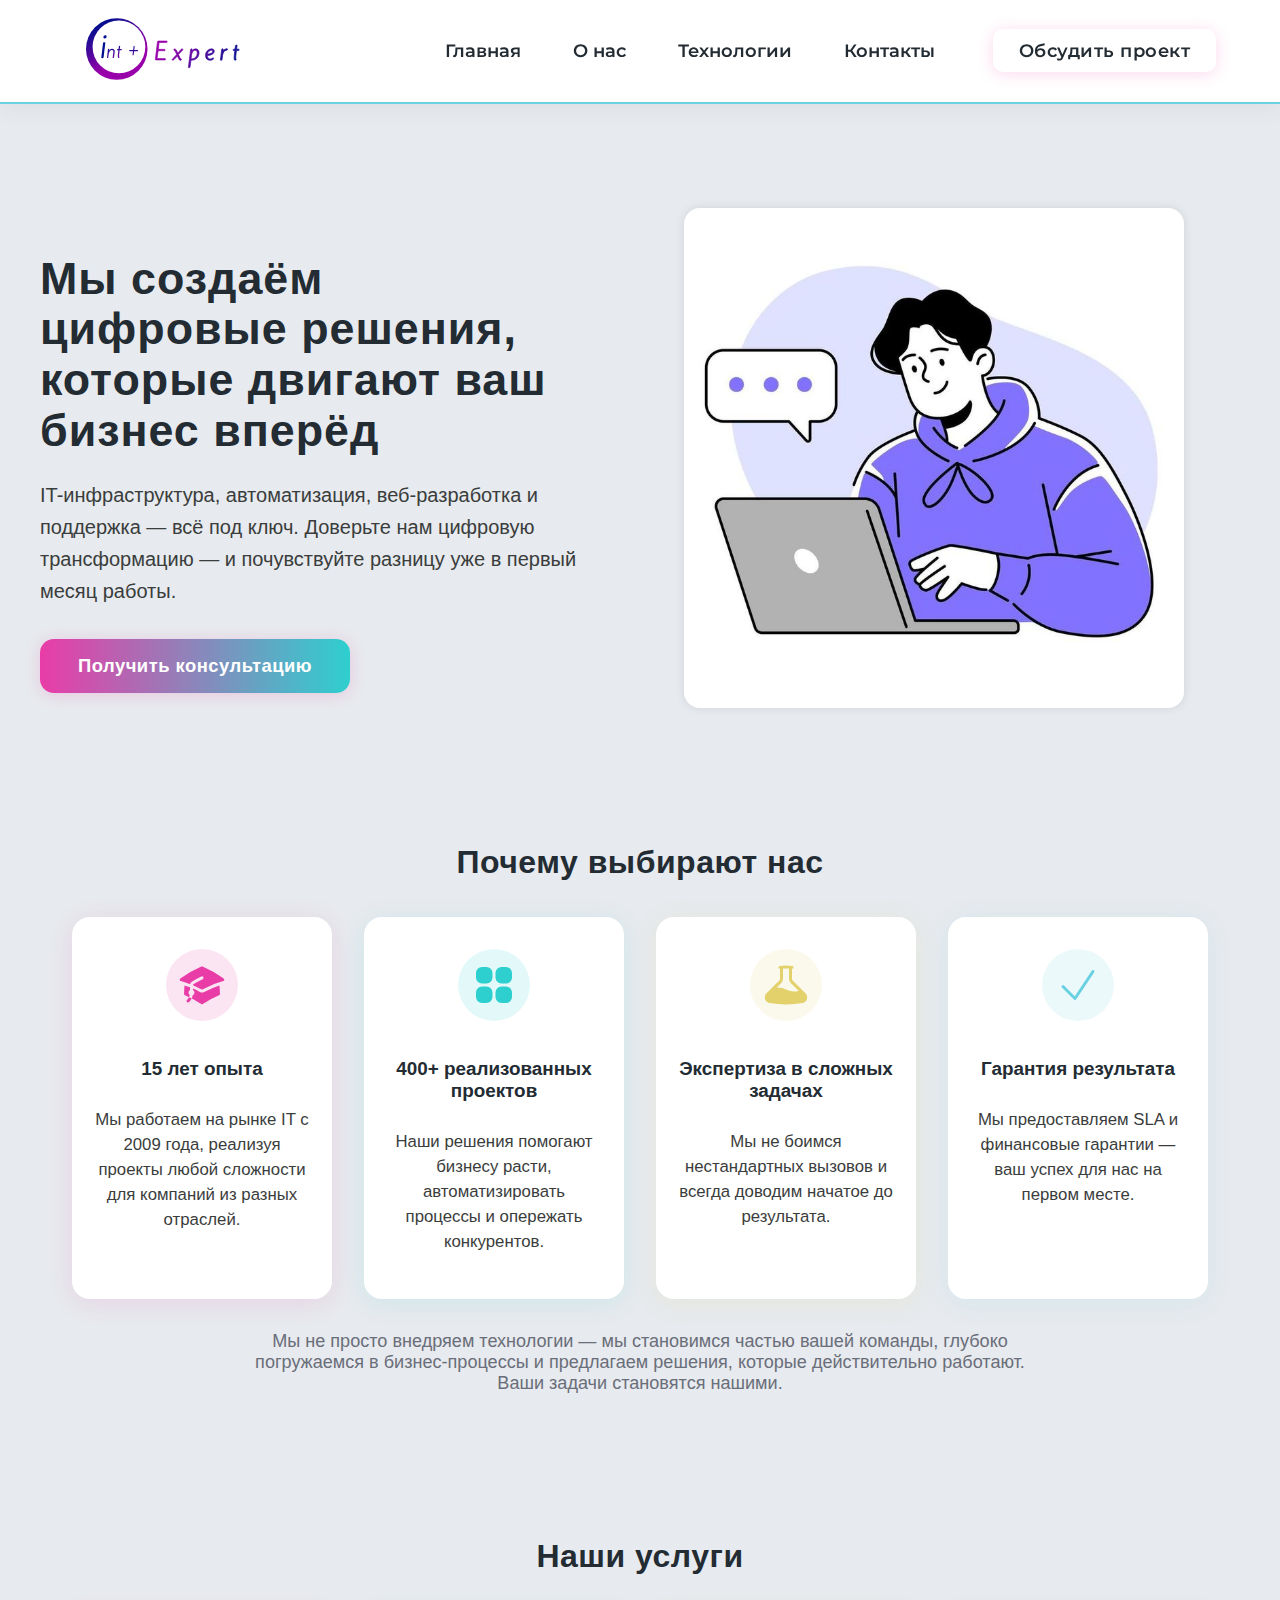
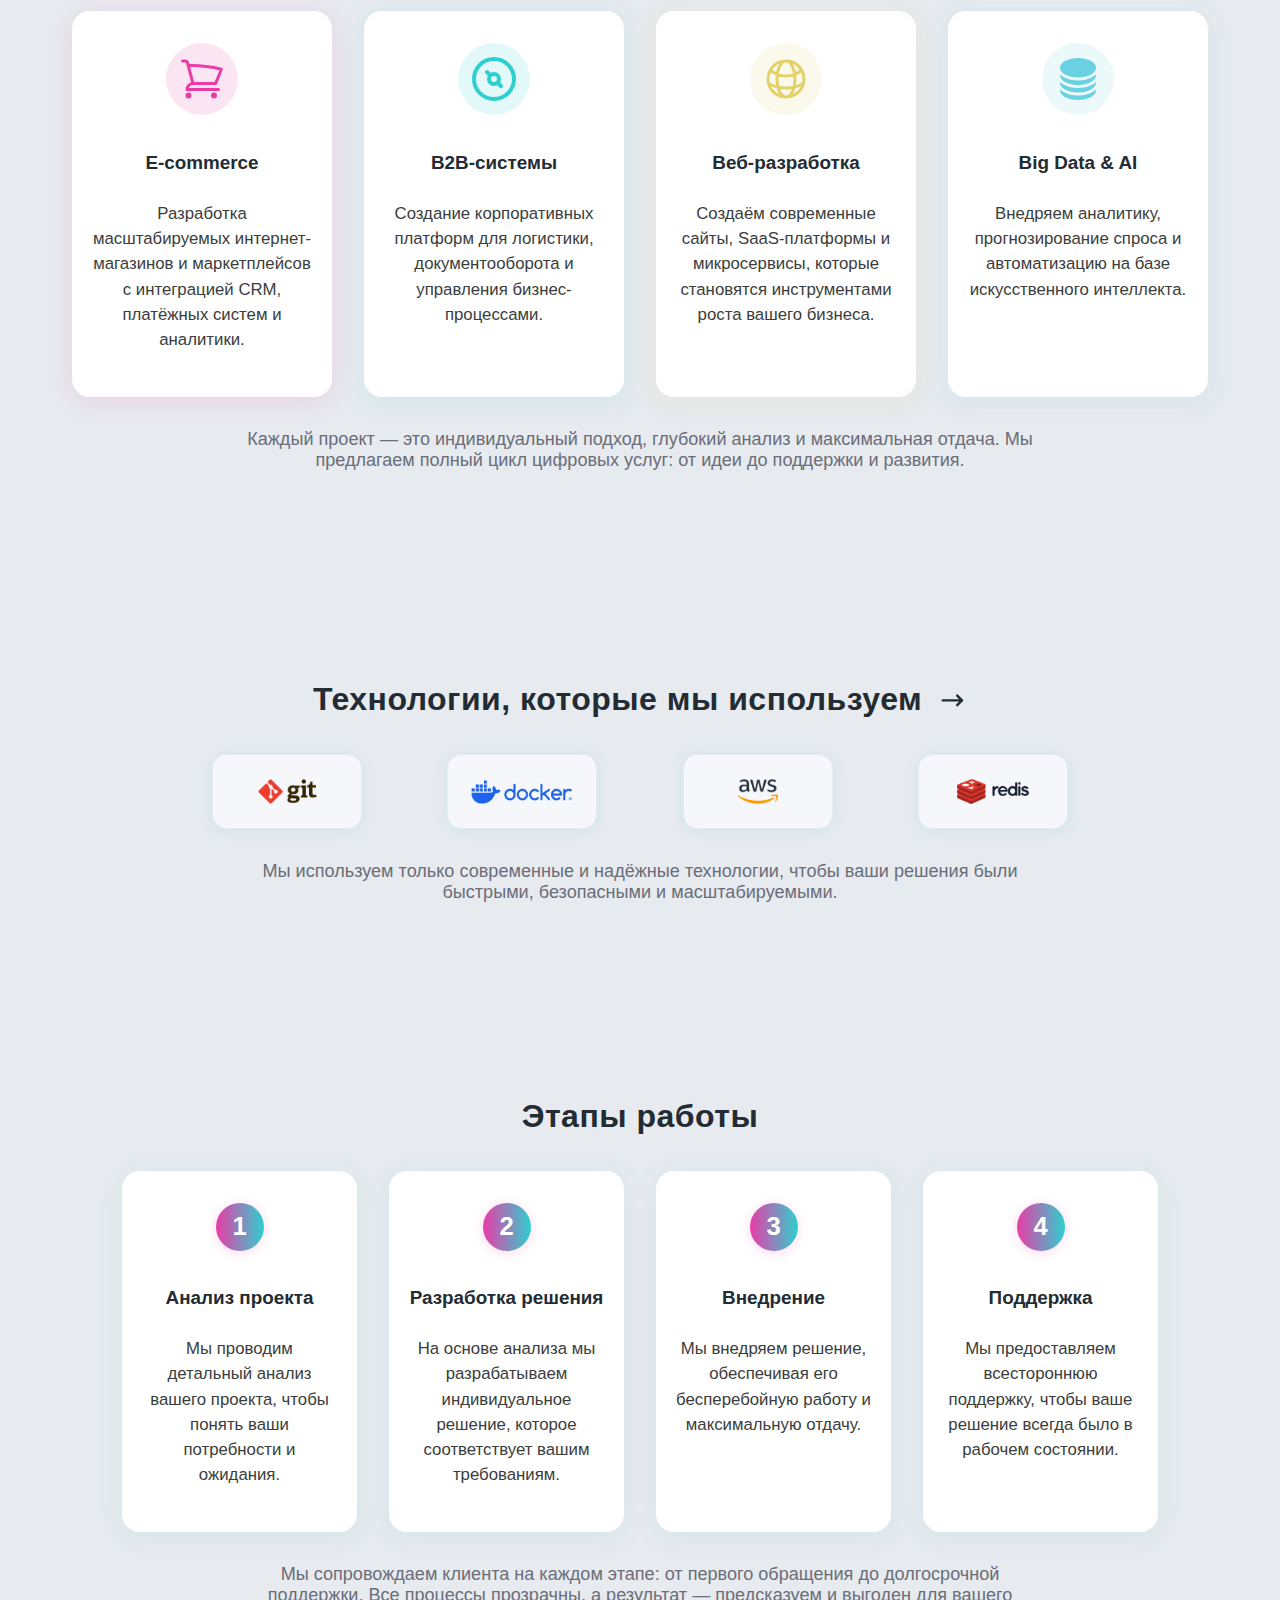
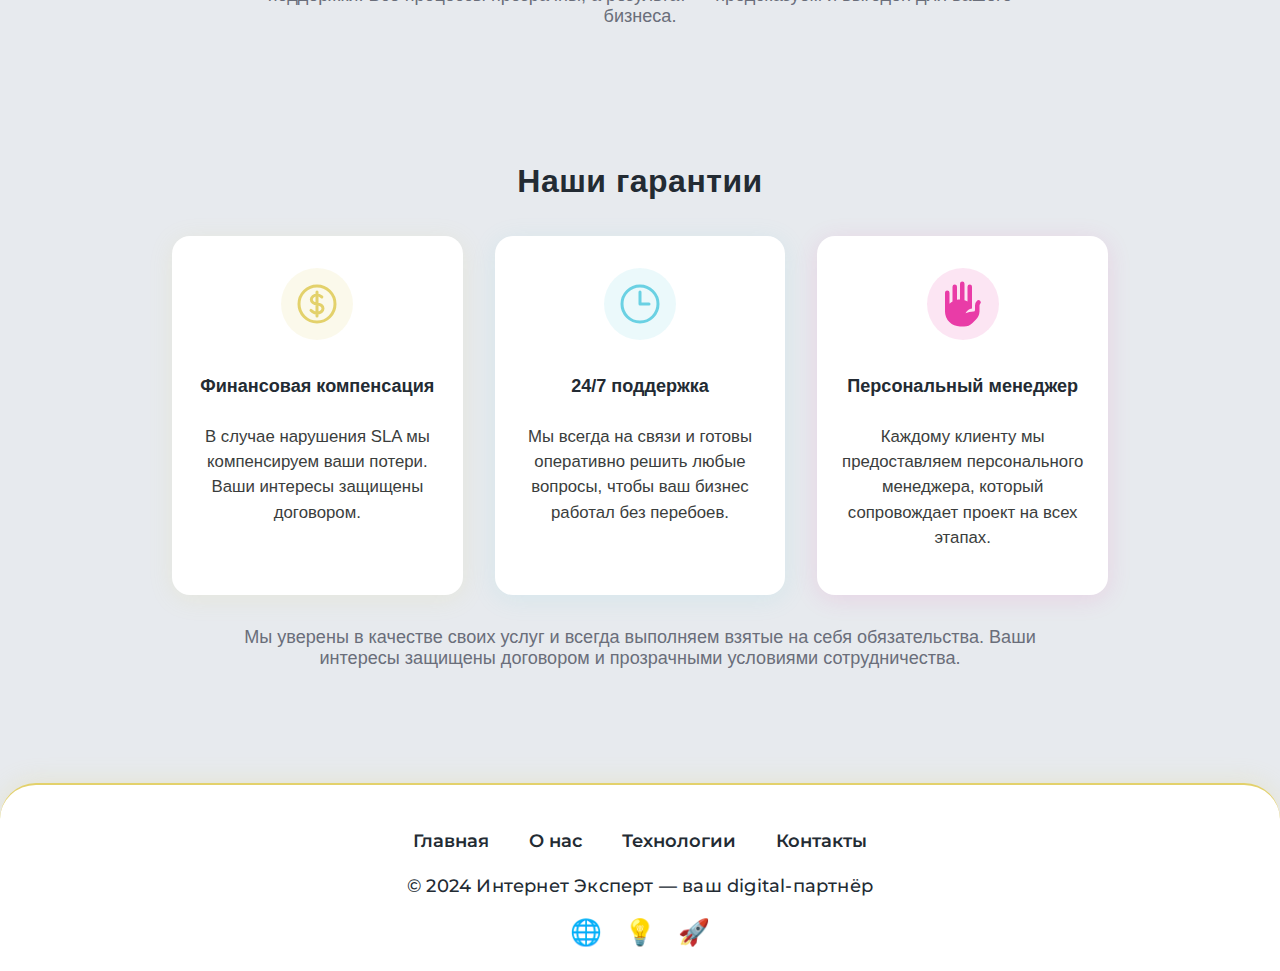
<file: index.html>
<!DOCTYPE html>
<html lang="ru">

<head>
  <meta charset="UTF-8">
  <meta name="viewport" content="width=device-width, initial-scale=1.0">
  <title>Интернет Эксперт — IT-решения для бизнеса</title>
  <link rel="stylesheet" href="./scss/index.css">
</head>

<body>
  <!-- Шапка -->
  <header class="header">
    <a href="/" class="logo">
      <img src="./icons/logo.svg" alt="logo">
    </a>
    <div class="burger" id="burger-menu">
      <span></span>
      <span></span>
      <span></span>
    </div>
    <nav class="nav">
      <a href="index.html">Главная</a>
      <a href="./pages/about.html">О нас</a>
      <a href="./pages/tech.html">Технологии</a>
      <a href="./pages/contacts.html">Контакты</a>
      <a href="./pages/contacts.html#consult" class="header-cta">Обсудить проект</a>
    </nav>
  </header>

  <main>
    <!-- Hero-секция -->
    <section class="hero">
      <div class="hero-content">
        <h1>Мы создаём цифровые решения, которые двигают ваш бизнес вперёд</h1>
        <p>IT-инфраструктура, автоматизация, веб-разработка и поддержка — всё под ключ. Доверьте нам цифровую
          трансформацию — и почувствуйте разницу уже в первый месяц работы.</p>
        <a href="#" class="btn-accent js-open-consult-modal">Получить консультацию</a>
      </div>
      <div class="hero-illustration">
        <!-- SVG-иллюстрация-заглушка -->
        <img class="hero-illustration-image" src="images/illustration.jpg" alt="illustration">
      </div>
    </section>

    <!-- Преимущества -->
    <section class="section" id="benefits">
      <h2 class="section__title">Почему выбирают нас</h2>
      <div class="cards cards--cols-4">
        <div class="card card--color-pink">
          <div class="card__icon">
            <!-- SVG иконка -->
            <svg xmlns="http://www.w3.org/2000/svg" viewBox="0 0 24 24" fill="currentColor" class="size-6">
              <path
                d="M11.7 2.805a.75.75 0 0 1 .6 0A60.65 60.65 0 0 1 22.83 8.72a.75.75 0 0 1-.231 1.337 49.948 49.948 0 0 0-9.902 3.912l-.003.002c-.114.06-.227.119-.34.18a.75.75 0 0 1-.707 0A50.88 50.88 0 0 0 7.5 12.173v-.224c0-.131.067-.248.172-.311a54.615 54.615 0 0 1 4.653-2.52.75.75 0 0 0-.65-1.352 56.123 56.123 0 0 0-4.78 2.589 1.858 1.858 0 0 0-.859 1.228 49.803 49.803 0 0 0-4.634-1.527.75.75 0 0 1-.231-1.337A60.653 60.653 0 0 1 11.7 2.805Z" />
              <path
                d="M13.06 15.473a48.45 48.45 0 0 1 7.666-3.282c.134 1.414.22 2.843.255 4.284a.75.75 0 0 1-.46.711 47.87 47.87 0 0 0-8.105 4.342.75.75 0 0 1-.832 0 47.87 47.87 0 0 0-8.104-4.342.75.75 0 0 1-.461-.71c.035-1.442.121-2.87.255-4.286.921.304 1.83.634 2.726.99v1.27a1.5 1.5 0 0 0-.14 2.508c-.09.38-.222.753-.397 1.11.452.213.901.434 1.346.66a6.727 6.727 0 0 0 .551-1.607 1.5 1.5 0 0 0 .14-2.67v-.645a48.549 48.549 0 0 1 3.44 1.667 2.25 2.25 0 0 0 2.12 0Z" />
              <path
                d="M4.462 19.462c.42-.419.753-.89 1-1.395.453.214.902.435 1.347.662a6.742 6.742 0 0 1-1.286 1.794.75.75 0 0 1-1.06-1.06Z" />
            </svg>
          </div>
          <h3 class="card__title">15 лет опыта</h3>
          <p class="card__text">Мы работаем на рынке IT с 2009 года, реализуя проекты любой сложности для компаний из
            разных отраслей.</p>
        </div>
        <div class="card card--color-turquoise">
          <div class="card__icon">
            <svg xmlns="http://www.w3.org/2000/svg" viewBox="0 0 24 24" fill="currentColor" class="size-6">
              <path fill-rule="evenodd"
                d="M3 6a3 3 0 0 1 3-3h2.25a3 3 0 0 1 3 3v2.25a3 3 0 0 1-3 3H6a3 3 0 0 1-3-3V6Zm9.75 0a3 3 0 0 1 3-3H18a3 3 0 0 1 3 3v2.25a3 3 0 0 1-3 3h-2.25a3 3 0 0 1-3-3V6ZM3 15.75a3 3 0 0 1 3-3h2.25a3 3 0 0 1 3 3V18a3 3 0 0 1-3 3H6a3 3 0 0 1-3-3v-2.25Zm9.75 0a3 3 0 0 1 3-3H18a3 3 0 0 1 3 3V18a3 3 0 0 1-3 3h-2.25a3 3 0 0 1-3-3v-2.25Z"
                clip-rule="evenodd" />
            </svg>

          </div>
          <h3 class="card__title">400+ реализованных проектов</h3>
          <p class="card__text">Наши решения помогают бизнесу расти, автоматизировать процессы и опережать конкурентов.
          </p>
        </div>
        <div class="card card--color-yellow">
          <div class="card__icon">
            <svg xmlns="http://www.w3.org/2000/svg" viewBox="0 0 24 24" fill="currentColor" class="size-6">
              <path fill-rule="evenodd"
                d="M10.5 3.798v5.02a3 3 0 0 1-.879 2.121l-2.377 2.377a9.845 9.845 0 0 1 5.091 1.013 8.315 8.315 0 0 0 5.713.636l.285-.071-3.954-3.955a3 3 0 0 1-.879-2.121v-5.02a23.614 23.614 0 0 0-3 0Zm4.5.138a.75.75 0 0 0 .093-1.495A24.837 24.837 0 0 0 12 2.25a25.048 25.048 0 0 0-3.093.191A.75.75 0 0 0 9 3.936v4.882a1.5 1.5 0 0 1-.44 1.06l-6.293 6.294c-1.62 1.621-.903 4.475 1.471 4.88 2.686.46 5.447.698 8.262.698 2.816 0 5.576-.239 8.262-.697 2.373-.406 3.092-3.26 1.47-4.881L15.44 9.879A1.5 1.5 0 0 1 15 8.818V3.936Z"
                clip-rule="evenodd" />
            </svg>
          </div>
          <h3 class="card__title">Экспертиза в сложных задачах</h3>
          <p class="card__text">Мы не боимся нестандартных вызовов и всегда доводим начатое до результата.</p>
        </div>
        <div class="card card--color-blue">
          <div class="card__icon">
            <svg xmlns="http://www.w3.org/2000/svg" viewBox="0 0 24 24" fill="currentColor" class="size-6">
              <path fill-rule="evenodd"
                d="M19.916 4.626a.75.75 0 0 1 .208 1.04l-9 13.5a.75.75 0 0 1-1.154.114l-6-6a.75.75 0 0 1 1.06-1.06l5.353 5.353 8.493-12.74a.75.75 0 0 1 1.04-.207Z"
                clip-rule="evenodd" />
            </svg>
          </div>
          <h3 class="card__title">Гарантия результата</h3>
          <p class="card__text">Мы предоставляем SLA и финансовые гарантии — ваш успех для нас на первом месте.</p>
        </div>
      </div>
      <p class="section__watermark">Мы не просто внедряем технологии — мы становимся частью вашей команды, глубоко
        погружаемся в бизнес-процессы и предлагаем решения, которые действительно работают. Ваши задачи становятся
        нашими.</p>
    </section>

    <!-- Услуги -->
    <section class="section" id="services">
      <h2 class="section__title">Наши услуги</h2>
      <div class="cards cards--cols-4">
        <div class="card card--color-pink">
          <div class="card__icon"><svg xmlns="http://www.w3.org/2000/svg" fill="none" viewBox="0 0 24 24"
              stroke-width="1.5" stroke="currentColor" class="size-6">
              <path stroke-linecap="round" stroke-linejoin="round"
                d="M2.25 3h1.386c.51 0 .955.343 1.087.835l.383 1.437M7.5 14.25a3 3 0 0 0-3 3h15.75m-12.75-3h11.218c1.121-2.3 2.1-4.684 2.924-7.138a60.114 60.114 0 0 0-16.536-1.84M7.5 14.25 5.106 5.272M6 20.25a.75.75 0 1 1-1.5 0 .75.75 0 0 1 1.5 0Zm12.75 0a.75.75 0 1 1-1.5 0 .75.75 0 0 1 1.5 0Z">
              </path>
            </svg>
          </div>
          <h3 class="card__title">E-commerce</h3>
          <p class="card__text">Разработка масштабируемых интернет-магазинов и маркетплейсов с интеграцией CRM,
            платёжных систем и аналитики.</p>
        </div>
        <div class="card card--color-turquoise">
          <div class="card__icon">
            <svg width="48" height="48" viewBox="0 0 48 48" fill="none" xmlns="http://www.w3.org/2000/svg">
              <path
                d="M24 44C35.0457 44 44 35.0457 44 24C44 12.9543 35.0457 4 24 4C12.9543 4 4 12.9543 4 24C4 35.0457 12.9543 44 24 44Z"
                stroke="currentColor" stroke-width="4" stroke-linejoin="round" />
              <path
                d="M24 29C26.7614 29 29 26.7614 29 24C29 21.2386 26.7614 19 24 19C21.2386 19 19 21.2386 19 24C19 26.7614 21.2386 29 24 29Z"
                stroke="currentColor" stroke-width="4" stroke-linejoin="round" />
              <path d="M17 17L19 19" stroke="currentColor" stroke-width="4" stroke-linecap="round"
                stroke-linejoin="round" />
              <path d="M29 29L31 31" stroke="currentColor" stroke-width="4" stroke-linecap="round"
                stroke-linejoin="round" />
            </svg>
          </div>
          <h3 class="card__title">B2B-системы</h3>
          <p class="card__text">Создание корпоративных платформ для логистики, документооборота и управления
            бизнес-процессами.</p>
        </div>
        <div class="card card--color-yellow">
          <div class="card__icon">
            <svg xmlns="http://www.w3.org/2000/svg" fill="none" viewBox="0 0 24 24" stroke-width="1.5"
              stroke="currentColor" class="size-6">
              <path stroke-linecap="round" stroke-linejoin="round"
                d="M12 21a9.004 9.004 0 0 0 8.716-6.747M12 21a9.004 9.004 0 0 1-8.716-6.747M12 21c2.485 0 4.5-4.03 4.5-9S14.485 3 12 3m0 18c-2.485 0-4.5-4.03-4.5-9S9.515 3 12 3m0 0a8.997 8.997 0 0 1 7.843 4.582M12 3a8.997 8.997 0 0 0-7.843 4.582m15.686 0A11.953 11.953 0 0 1 12 10.5c-2.998 0-5.74-1.1-7.843-2.918m15.686 0A8.959 8.959 0 0 1 21 12c0 .778-.099 1.533-.284 2.253m0 0A17.919 17.919 0 0 1 12 16.5c-3.162 0-6.133-.815-8.716-2.247m0 0A9.015 9.015 0 0 1 3 12c0-1.605.42-3.113 1.157-4.418">
              </path>
            </svg>
          </div>
          <h3 class="card__title">Веб-разработка</h3>
          <p class="card__text">Создаём современные сайты, SaaS-платформы и микросервисы, которые становятся
            инструментами роста вашего бизнеса.</p>
        </div>
        <div class="card card--color-blue">
          <div class="card__icon">
            <svg xmlns="http://www.w3.org/2000/svg" viewBox="0 0 24 24" fill="currentColor" class="size-6">
              <path d="M21 6.375c0 2.692-4.03 4.875-9 4.875S3 9.067 3 6.375 7.03 1.5 12 1.5s9 2.183 9 4.875Z"></path>
              <path
                d="M12 12.75c2.685 0 5.19-.586 7.078-1.609a8.283 8.283 0 0 0 1.897-1.384c.016.121.025.244.025.368C21 12.817 16.97 15 12 15s-9-2.183-9-4.875c0-.124.009-.247.025-.368a8.285 8.285 0 0 0 1.897 1.384C6.809 12.164 9.315 12.75 12 12.75Z">
              </path>
              <path
                d="M12 16.5c2.685 0 5.19-.586 7.078-1.609a8.282 8.282 0 0 0 1.897-1.384c.016.121.025.244.025.368 0 2.692-4.03 4.875-9 4.875s-9-2.183-9-4.875c0-.124.009-.247.025-.368a8.284 8.284 0 0 0 1.897 1.384C6.809 15.914 9.315 16.5 12 16.5Z">
              </path>
              <path
                d="M12 20.25c2.685 0 5.19-.586 7.078-1.609a8.282 8.282 0 0 0 1.897-1.384c.016.121.025.244.025.368 0 2.692-4.03 4.875-9 4.875s-9-2.183-9-4.875c0-.124.009-.247.025-.368a8.284 8.284 0 0 0 1.897 1.384C6.809 19.664 9.315 20.25 12 20.25Z">
              </path>
            </svg>
          </div>
          <h3 class="card__title">Big Data &amp; AI</h3>
          <p class="card__text">Внедряем аналитику, прогнозирование спроса и автоматизацию на базе искусственного
            интеллекта.</p>
        </div>
      </div>
      <p class="section__watermark">Каждый проект — это индивидуальный подход, глубокий анализ и максимальная отдача. Мы
        предлагаем полный цикл цифровых услуг: от идеи до поддержки и развития.</p>
    </section>

    <!-- Технологии -->
    <section class="section" id="tech-stack">
      <h2 class="section__title">
        <a href="./pages/tech.html">Технологии, которые мы используем <svg class="arrow-icon" width="800px" height="800px"
            viewBox="0 0 24 24" fill="none" xmlns="http://www.w3.org/2000/svg">
            <path d="M4 12H20M20 12L16 8M20 12L16 16" stroke="currentColor" stroke-width="2" stroke-linecap="round"
              stroke-linejoin="round"></path>
          </svg></a>
      </h2>
      <div class="tech-logos">
        <!-- Здесь будут реальные логотипы -->
        <img src="images/logos/1.png" alt="git" class="tech-logo">
        <img src="images/logos/3.png" alt="docker" class="tech-logo">
        <img src="images/logos/4.png" alt="aws" class="tech-logo">
        <img src="images/logos/12.png" alt="redis" class="tech-logo">
        <!-- ... остальные лого ... -->
      </div>
      <p class="tech-water">Мы используем только современные и надёжные технологии, чтобы ваши решения были быстрыми,
        безопасными и масштабируемыми.</p>
    </section>

    <!-- Этапы работы -->
    <section class="section" id="work-stages">
      <h2 class="section__title">Этапы работы</h2>
      <div class="cards cards--cols-4">
        <div class="card">
          <div class="card__icon card__icon--numbered">1</div>
          <h3 class="card__title">Анализ проекта</h3>
          <p class="card__text">Мы проводим детальный анализ вашего проекта, чтобы понять ваши потребности и ожидания.
          </p>
        </div>
        <div class="card">
          <div class="card__icon card__icon--numbered">2</div>
          <h3 class="card__title">Разработка решения</h3>
          <p class="card__text">На основе анализа мы разрабатываем индивидуальное решение, которое соответствует вашим
            требованиям.</p>
        </div>
        <div class="card">
          <div class="card__icon card__icon--numbered">3</div>
          <h3 class="card__title">Внедрение</h3>
          <p class="card__text">Мы внедряем решение, обеспечивая его бесперебойную работу и максимальную отдачу.</p>
        </div>
        <div class="card">
          <div class="card__icon card__icon--numbered">4</div>
          <h3 class="card__title">Поддержка</h3>
          <p class="card__text">Мы предоставляем всестороннюю поддержку, чтобы ваше решение всегда было в рабочем
            состоянии.</p>
        </div>
      </div>
      <p class="section__watermark">Мы сопровождаем клиента на каждом этапе: от первого обращения до долгосрочной
        поддержки. Все процессы прозрачны, а результат — предсказуем и выгоден для вашего бизнеса.</p>
    </section>

    <!-- Гарантии -->
    <section class="section" id="guarantees">
      <h2 class="section__title">Наши гарантии</h2>
      <div class="cards cards--cols-3">
        <div class="card card--color-yellow">
          <div class="card__icon">
            <svg xmlns="http://www.w3.org/2000/svg" fill="none" viewBox="0 0 24 24" stroke-width="1.5"
              stroke="currentColor" class="size-6">
              <path stroke-linecap="round" stroke-linejoin="round"
                d="M12 6v12m-3-2.818.879.659c1.171.879 3.07.879 4.242 0 1.172-.879 1.172-2.303 0-3.182C13.536 12.219 12.768 12 12 12c-.725 0-1.45-.22-2.003-.659-1.106-.879-1.106-2.303 0-3.182s2.9-.879 4.006 0l.415.33M21 12a9 9 0 1 1-18 0 9 9 0 0 1 18 0Z">
              </path>
            </svg>
          </div>
          <h3 class="card__title">Финансовая компенсация</h3>
          <p class="card__text">В случае нарушения SLA мы компенсируем ваши потери. Ваши интересы защищены договором.
          </p>
        </div>
        <div class="card card--color-blue">
          <div class="card__icon">
            <svg xmlns="http://www.w3.org/2000/svg" fill="none" viewBox="0 0 24 24" stroke-width="1.5"
              stroke="currentColor" class="size-6">
              <path stroke-linecap="round" stroke-linejoin="round" d="M12 6v6h4.5m4.5 0a9 9 0 1 1-18 0 9 9 0 0 1 18 0Z">
              </path>
            </svg>
          </div>
          <h3 class="card__title">24/7 поддержка</h3>
          <p class="card__text">Мы всегда на связи и готовы оперативно решить любые вопросы, чтобы ваш бизнес работал
            без перебоев.</p>
        </div>
        <div class="card card--color-pink">
          <div class="card__icon">
            <svg xmlns="http://www.w3.org/2000/svg" viewBox="0 0 24 24" fill="currentColor" class="size-6">
              <path
                d="M10.5 1.875a1.125 1.125 0 0 1 2.25 0v8.219c.517.162 1.02.382 1.5.659V3.375a1.125 1.125 0 0 1 2.25 0v10.937a4.505 4.505 0 0 0-3.25 2.373 8.963 8.963 0 0 1 4-.935A.75.75 0 0 0 18 15v-2.266a3.368 3.368 0 0 1 .988-2.37 1.125 1.125 0 0 1 1.591 1.59 1.118 1.118 0 0 0-.329.79v3.006h-.005a6 6 0 0 1-1.752 4.007l-1.736 1.736a6 6 0 0 1-4.242 1.757H10.5a7.5 7.5 0 0 1-7.5-7.5V6.375a1.125 1.125 0 0 1 2.25 0v5.519c.46-.452.965-.832 1.5-1.141V3.375a1.125 1.125 0 0 1 2.25 0v6.526c.495-.1.997-.151 1.5-.151V1.875Z">
              </path>
            </svg>
          </div>
          <h3 class="card__title">Персональный менеджер</h3>
          <p class="card__text">Каждому клиенту мы предоставляем персонального менеджера, который сопровождает проект на
            всех этапах.</p>
        </div>
      </div>
      <p class="section__watermark">Мы уверены в качестве своих услуг и всегда выполняем взятые на себя обязательства.
        Ваши интересы защищены договором и прозрачными условиями сотрудничества.</p>
    </section>
  </main>

  <!-- Футер -->
  <footer class="footer">
    <div class="footer-nav">
      <a href="index.html">Главная</a>
      <a href="./pages/about.html">О нас</a>
      <a href="./pages/tech.html">Технологии</a>
      <a href="./pages/contacts.html">Контакты</a>
    </div>
    <div class="footer-extra">
      <p>© 2024 Интернет Эксперт — ваш digital-партнёр</p>
      <div class="footer-icons">
        <span>🌐</span>
        <span>💡</span>
        <span>🚀</span>
      </div>
    </div>
  </footer>

  <!-- Модальное окно -->
  <div id="consult-modal" class="modal-backdrop">
    <div class="modal-content">
      <span class="modal-close-btn">&times;</span>
      <div class="contacts-form">
        <h2>Свяжитесь с нами</h2>
        <form action="#" method="post">
          <div class="form-row">
            <input type="text" name="first_name" placeholder="Имя" required>
            <input type="text" name="last_name" placeholder="Фамилия" required>
          </div>
          <div class="form-row">
            <input type="tel" name="phone" placeholder="Номер телефона" required>
          </div>
          <div class="form-row">
            <textarea name="message" placeholder="Ваше сообщение" rows="5" required></textarea>
          </div>
          <div class="form-checkbox">
            <input type="checkbox" id="privacy-modal" name="privacy" required>
            <label for="privacy-modal">Я согласен с <a href="#">политикой обработки персональных данных</a></label>
          </div>
          <button type="submit" class="btn-accent">Отправить</button>
        </form>
      </div>
    </div>
  </div>
  <script src="./js/script.js"></script>
</body>

</html>
</file>
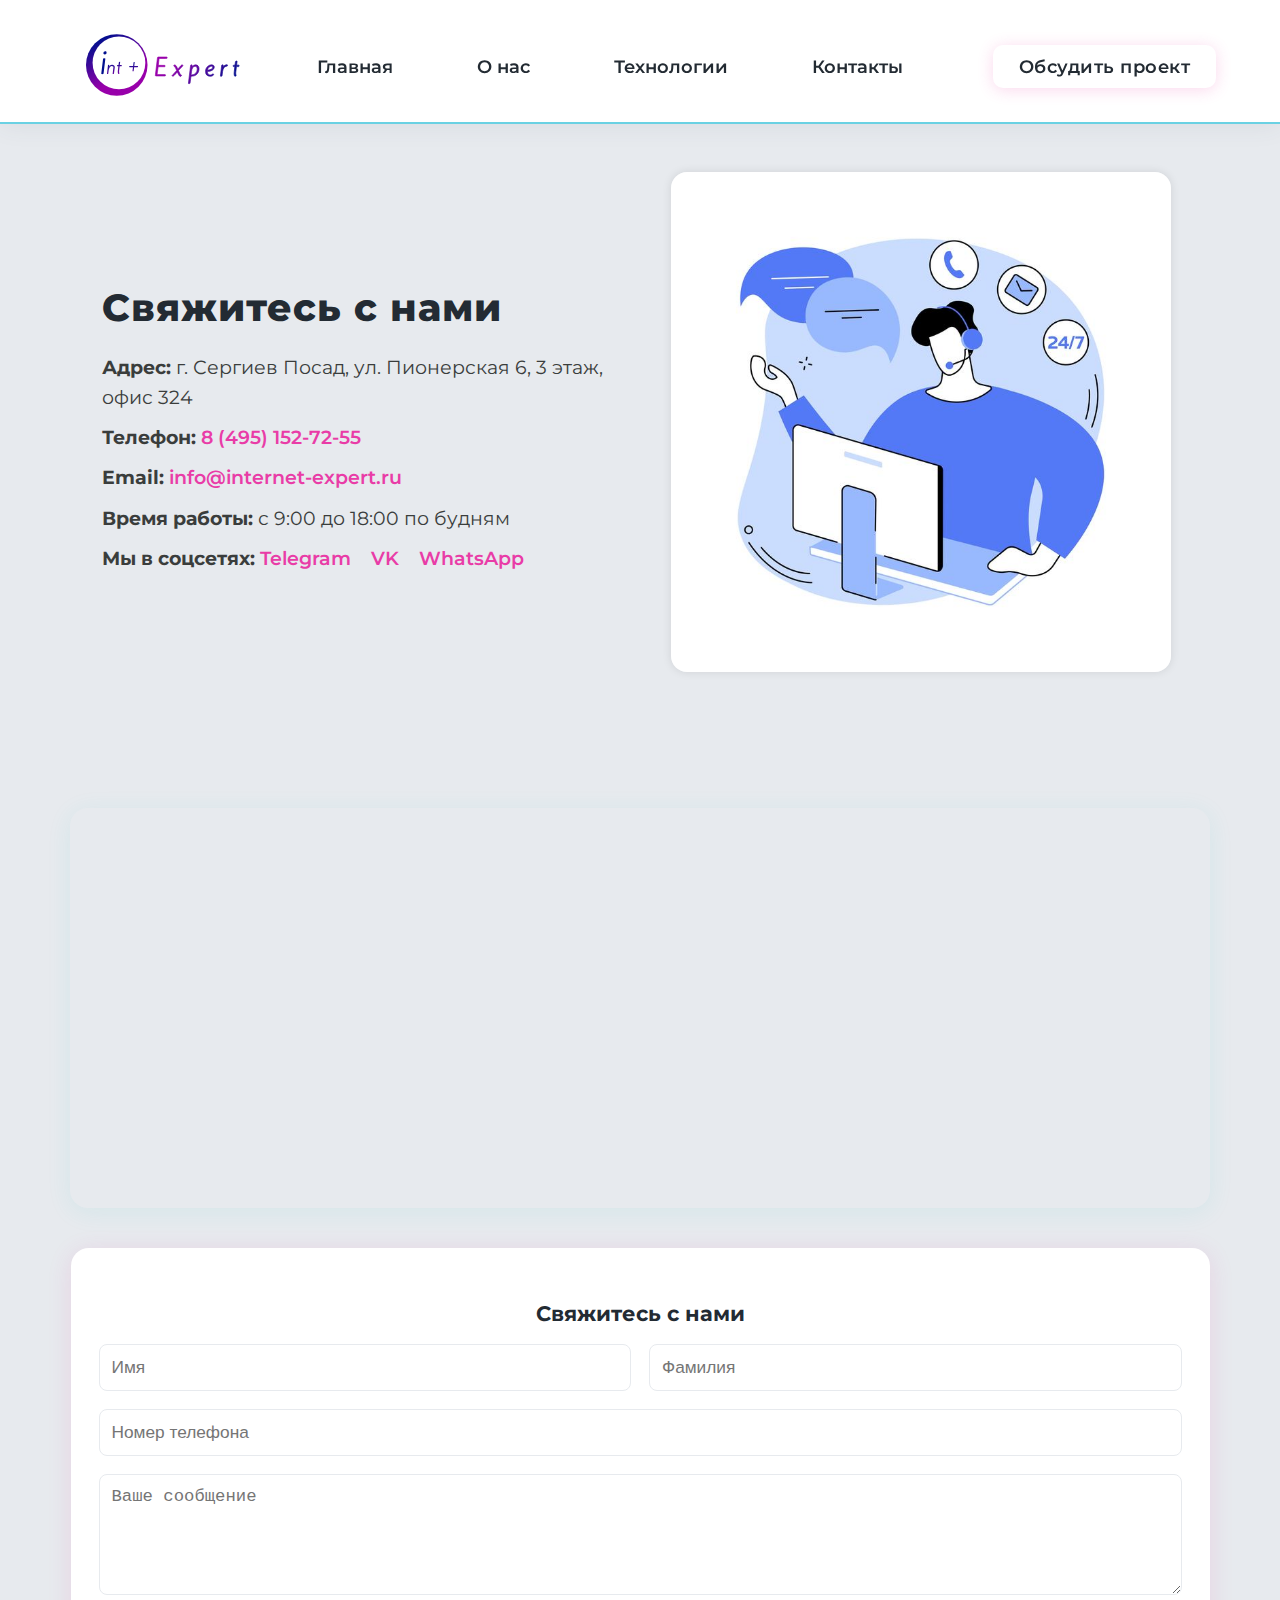
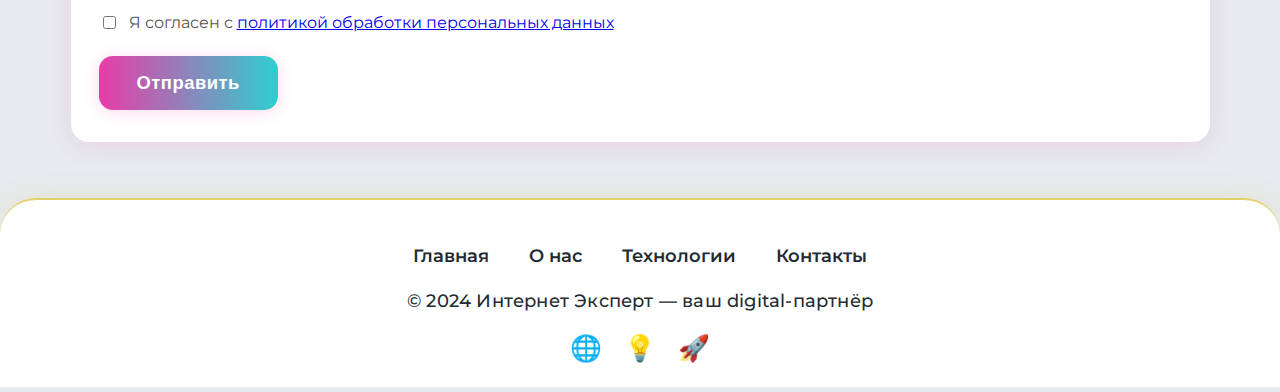
<file: pages/contacts.html>
<!DOCTYPE html>
<html lang="ru">
<head>
  <meta charset="UTF-8">
  <meta name="viewport" content="width=device-width, initial-scale=1.0">
  <title>Контакты — Интернет Эксперт</title>
  <link rel="stylesheet" href="../css/styles.css">
</head>
<body>
  <!-- Шапка -->
  <header class="header">
    <a href="../index.html" class="logo">
      <img src="../icons/logo.svg" alt="logo">
    </a>
    <div class="burger" id="burger-menu">
      <span></span>
      <span></span>
      <span></span>
    </div>
    <nav class="nav">
      <a href="../index.html">Главная</a>
      <a href="./about.html">О нас</a>
      <a href="./tech.html">Технологии</a>
      <a href="./contacts.html">Контакты</a>
      <a href="contacts.html#consult" class="header-cta">Обсудить проект</a>
    </nav>
  </header>

  <main>
    <section class="contacts-main container" id="contacts">
      <div class="contacts-hero">
        <div class="contacts-hero-content">
          <h1>Свяжитесь с нами</h1>
          <div class="contacts-hero-info">
            <div><strong>Адрес:</strong> г. Сергиев Посад, ул. Пионерская 6, 3 этаж, офис 324</div>
            <div><strong>Телефон:</strong> <a href="tel:+74951527255" class="contacts-hero-link">8 (495) 152-72-55</a></div>
            <div><strong>Email:</strong> <a href="mailto:info@internet-expert.ru" class="contacts-hero-link">info@internet-expert.ru</a></div>
            <div><strong>Время работы:</strong> с 9:00 до 18:00 по будням</div>
            <div class="contacts-hero-social"><strong>Мы в соцсетях:</strong> 
              <a href="https://t.me/internet-expert" target="_blank" class="contacts-hero-link">Telegram</a>
              <a href="https://vk.com/internet-expert" target="_blank" class="contacts-hero-link">VK</a>
              <a href="https://wa.me/74951527255" target="_blank" class="contacts-hero-link">WhatsApp</a>
            </div>
          </div>
        </div>
        <div class="hero-illustration">
          <img class="hero-illustration-image" src="../images/illustration_contact.jpg" alt="Контакт иллюстрация">
        </div>
      </div>
      
      <div class="contacts-map">
        <script type="text/javascript" charset="utf-8" async src="https://api-maps.yandex.ru/services/constructor/1.0/js/?um=constructor%3A08f1f4153406457317f259740e5362e62e1a3c6139158913388a10113c242ffa&amp;width=100%&amp;height=400&amp;lang=ru_RU&amp;scroll=false"></script>
      </div>

      <div class="contacts-form" id="consult">
        <h2>Свяжитесь с нами</h2>
        <form action="#" method="post">
          <div class="form-row">
            <input type="text" name="first_name" placeholder="Имя" required>
            <input type="text" name="last_name" placeholder="Фамилия" required>
          </div>
          <div class="form-row">
            <input type="tel" name="phone" placeholder="Номер телефона" required>
          </div>
          <div class="form-row">
            <textarea name="message" placeholder="Ваше сообщение" rows="5" required></textarea>
          </div>
          <div class="form-checkbox">
            <input type="checkbox" id="privacy" name="privacy" required>
            <label for="privacy">Я согласен с <a href="#">политикой обработки персональных данных</a></label>
          </div>
          <button type="submit" class="btn-accent">Отправить</button>
        </form>
      </div>
    </section>
  </main>

  <footer class="footer">
    <div class="footer-nav">
      <a href="../index.html">Главная</a>
      <a href="about.html">О нас</a>
      <a href="tech.html">Технологии</a>
      <a href="contacts.html">Контакты</a>
    </div>
    <div class="footer-extra">
      <p>© 2024 Интернет Эксперт — ваш digital-партнёр</p>
      <div class="footer-icons">
        <span>🌐</span>
        <span>💡</span>
        <span>🚀</span>
      </div>
    </div>
  </footer>
</body>
</html>
</file>
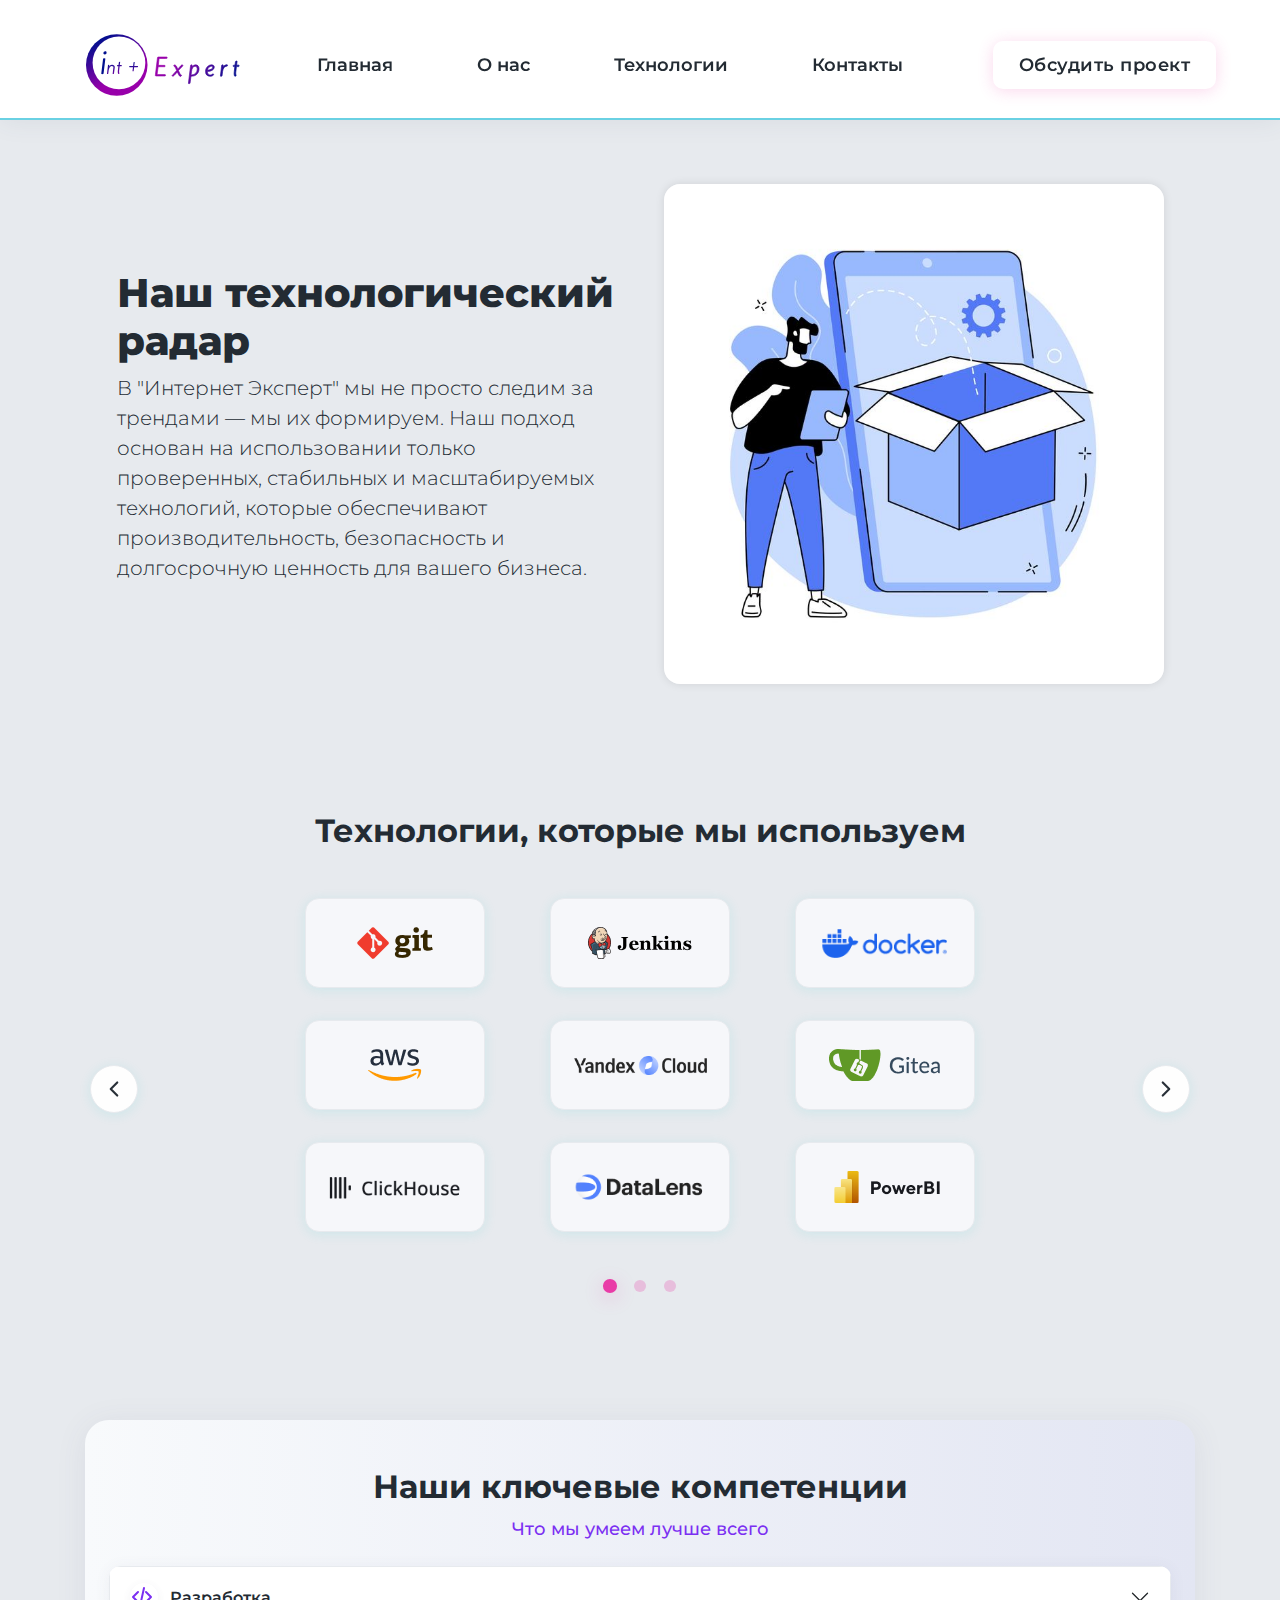
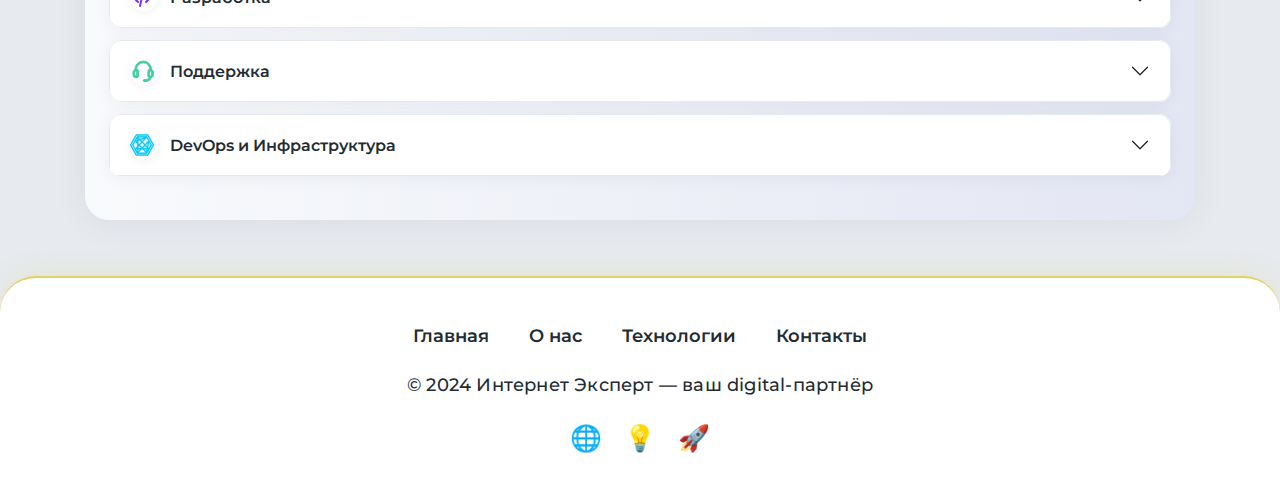
<file: pages/tech.html>
<!DOCTYPE html>
<html lang="ru">
<head>
  <meta charset="UTF-8">
  <meta name="viewport" content="width=device-width, initial-scale=1.0">
  <title>Технологии — Интернет Эксперт</title>
  <link href="https://cdn.jsdelivr.net/npm/bootstrap@5.3.3/dist/css/bootstrap.min.css" rel="stylesheet">
  <link rel="stylesheet" href="../css/styles.css">
</head>
<body>
  <!-- Шапка -->
  <header class="header">
    <a href="../index.html" class="logo">
      <img src="../icons/logo.svg" alt="logo">
    </a>
    <div class="burger" id="burger-menu">
      <span></span>
      <span></span>
      <span></span>
    </div>
    <nav class="nav">
      <a href="../index.html">Главная</a>
      <a href="./about.html">О нас</a>
      <a href="./tech.html">Технологии</a>
      <a href="./contacts.html">Контакты</a>
      <a href="contacts.html#consult" class="header-cta">Обсудить проект</a>
    </nav>
  </header>

  <main class="container my-5">
    <section class="hero">
      <div class="tech-hero-content">
        <h1>Наш технологический радар</h1>
        <p class="lead">
          В "Интернет Эксперт" мы не просто следим за трендами — мы их формируем. Наш подход основан на использовании только проверенных, стабильных и масштабируемых технологий, которые обеспечивают производительность, безопасность и долгосрочную ценность для вашего бизнеса.
        </p>
      </div>
      <div class="hero-illustration">
        <img class="hero-illustration-image" src="../images/illustration_tech.jpg" alt="Технологии иллюстрация">
      </div>
    </section>

    <section class="section__title">
      <h2>Технологии, которые мы используем</h2>
    </section>
    <section class="tech-slider-simple">
      <button id="simpleLeft" class="slider-arrow" aria-label="Назад" style="left: 0;">
        <svg viewBox="0 0 24 24" fill="none" xmlns="http://www.w3.org/2000/svg"><path d="M15 6L9 12L15 18" stroke="currentColor" stroke-width="2" stroke-linecap="round" stroke-linejoin="round"/></svg>
      </button>
      <div class="tech-slides-wrapper">
        <div class="tech-slide">
          <a href="https://git-scm.com/" target="_blank"><img src="../images/logos/1.png" alt="git" class="tech-logo"></a>
          <a href="https://www.jenkins.io/" target="_blank"><img src="../images/logos/2.png" alt="Jenkins" class="tech-logo"></a>
          <a href="https://www.docker.com/get-started/" target="_blank"><img src="../images/logos/3.png" alt="docker" class="tech-logo"></a>
          <a href="https://resources.awscloud.com/" target="_blank"><img src="../images/logos/4.png" alt="aws" class="tech-logo"></a>
          <a href="https://yandex.cloud/ru" target="_blank"><img src="../images/logos/5.png" alt="Yandex Cloud" class="tech-logo"></a>
          <a href="https://about.gitea.com/" target="_blank"><img src="../images/logos/6.png" alt="Gitea" class="tech-logo"></a>
          <a href="https://clickhouse.com/" target="_blank"><img src="../images/logos/7.png" alt="ClickHouse" class="tech-logo"></a>
          <a href="https://datalens.yandex.cloud/" target="_blank"><img src="../images/logos/8.png" alt="DataLens" class="tech-logo"></a>
          <a href="https://app.powerbi.com" target="_blank"><img src="../images/logos/9.png" alt="PowerBI" class="tech-logo"></a>
        </div>
        <div class="tech-slide" style="display:none;">
          <a href="https://www.postgresql.org/" target="_blank"><img src="../images/logos/10.png" alt="PostgreSQL" class="tech-logo"></a>
          <a href="https://www.bitrix24.ru/" target="_blank"><img src="../images/logos/11.png" alt="Битрикс24 CRM" class="tech-logo"></a>
          <a href="https://redis.io/" target="_blank"><img src="../images/logos/12.png" alt="redis" class="tech-logo"></a>
          <a href="https://www.1c-bitrix.ru/" target="_blank"><img src="../images/logos/13.png" alt="1С-Битрикс" class="tech-logo"></a>
          <a href="https://laravel.com/" target="_blank"><img src="../images/logos/14.png" alt="Laravel" class="tech-logo"></a>
          <a href="https://cakephp.org/" target="_blank"><img src="../images/logos/15.png" alt="CakePHP" class="tech-logo"></a>
          <a href="https://getbootstrap.com/" target="_blank"><img src="../images/logos/16.png" alt="Bootstrap" class="tech-logo"></a>
          <a href="https://vuejs.org/" target="_blank"><img src="../images/logos/17.png" alt="Vue.js" class="tech-logo"></a>
          <a href="https://www.sencha.com/" target="_blank"><img src="../images/logos/18.png" alt="ExtJS" class="tech-logo"></a>
        </div>
        <div class="tech-slide" style="display:none;">
          <a href="https://www.figma.com/" target="_blank"><img src="../images/logos/19.png" alt="Figma" class="tech-logo"></a>
          <a href="https://kubernetes.io/" target="_blank"><img src="../images/logos/20.png" alt="kubernetes" class="tech-logo"></a>
          <a href="https://about.gitlab.com/" target="_blank"><img src="../images/logos/21.png" alt="GitLab" class="tech-logo"></a>
          <a href="https://kafka.apache.org/" target="_blank"><img src="../images/logos/22.png" alt="kafka" class="tech-logo"></a>
          <a href="https://www.rabbitmq.com/" target="_blank"><img src="../images/logos/23.png" alt="RabbitMQ" class="tech-logo"></a>
          <a href="https://www.elastic.co/elasticsearch" target="_blank"><img src="../images/logos/24.png" alt="elasticsearch" class="tech-logo"></a>
          <a href="https://grafana.com/" target="_blank"><img src="../images/logos/25.png" alt="Grafana Labs" class="tech-logo"></a>
          <a href="https://www.elastic.co/downloads/kibana" target="_blank"><img src="../images/logos/26.png" alt="kibana" class="tech-logo"></a>
          <a href="https://prometheus.io/" target="_blank"><img src="../images/logos/27.png" alt="Prometheus" class="tech-logo"></a>
        </div>
      </div>
      <button id="simpleRight" class="slider-arrow" aria-label="Вперёд" style="right: 0;">
        <svg viewBox="0 0 24 24" fill="none" xmlns="http://www.w3.org/2000/svg"><path d="M9 6L15 12L9 18" stroke="currentColor" stroke-width="2" stroke-linecap="round" stroke-linejoin="round"/></svg>
      </button>
    </section>
    <div class="tech-slider-simple-indicators">
      <span class="tech-slider-simple-indicator active"></span>
      <span class="tech-slider-simple-indicator"></span>
      <span class="tech-slider-simple-indicator"></span>
    </div>
    <section class="competencies-section services-accordion mt-5">
        <h2 class="text-center mb-2">Наши ключевые компетенции</h2>
        <div class="section-subtitle text-center mb-4">Что мы умеем лучше всего</div>
        <div class="accordion" id="servicesAccordion">
          
          <div class="accordion-item">
            <h2 class="accordion-header" id="headingOne">
              <button class="accordion-button collapsed" type="button" data-bs-toggle="collapse" data-bs-target="#collapseOne" aria-expanded="false" aria-controls="collapseOne">
                <span class="competency-icon competency-dev"><svg width="24" height="24" fill="none" xmlns="http://www.w3.org/2000/svg"><path d="M8 17L3 12L8 7" stroke="#7B2FF2" stroke-width="2" stroke-linecap="round" stroke-linejoin="round"/><path d="M16 7L21 12L16 17" stroke="#7B2FF2" stroke-width="2" stroke-linecap="round" stroke-linejoin="round"/><path d="M14 3L10 21" stroke="#7B2FF2" stroke-width="2" stroke-linecap="round" stroke-linejoin="round"/></svg></span>
                Разработка
              </button>
            </h2>
            <div id="collapseOne" class="accordion-collapse collapse" aria-labelledby="headingOne">
              <div class="accordion-body">
                <ul>
                    <li>Frontend-разработка и Backend-разработка</li>
                    <li>Интернет-Магазины на 1С Битрикс и Laravel</li>
                    <li>Высоконагруженные B2B/B2C порталы</li>
                    <li>Внедрение CRM Битрикс24</li>
                    <li>Аналитические отчёты в DataLens и Apache Superset</li>
                </ul>
              </div>
            </div>
          </div>

          <div class="accordion-item">
            <h2 class="accordion-header" id="headingTwo">
              <button class="accordion-button collapsed" type="button" data-bs-toggle="collapse" data-bs-target="#collapseTwo" aria-expanded="false" aria-controls="collapseTwo">
                <span class="competency-icon competency-support"><svg xmlns="http://www.w3.org/2000/svg" viewBox="0 0 24 24"><path d="M21 10.18a9 9 0 1 0-18 0A3 3 0 0 0 1 13v3a3 3 0 0 0 3 3h1a2 2 0 0 0 2-2v-5a2 2 0 0 0-2-2 7 7 0 1 1 14 0 2 2 0 0 0-2 2v5a2 2 0 0 0 1.49 1.93C17.17 21.31 14.9 21 13 21a1 1 0 0 0 0 2h2a6 6 0 0 0 5.67-4.08A3 3 0 0 0 23 16v-3a3 3 0 0 0-2-2.82zM5 17H4a1 1 0 0 1-1-1v-3a1 1 0 0 1 1-1h1zm16-1a1 1 0 0 1-1 1h-1v-5h1a1 1 0 0 1 1 1z"/></svg></span>
                Поддержка
              </button>
            </h2>
            <div id="collapseTwo" class="accordion-collapse collapse" aria-labelledby="headingTwo">
              <div class="accordion-body">
                <ul>
                    <li>Интеграция с CRM-системами и внешними сервисами по API</li>
                    <li>Интеграция системы «Госключ» для подписания документов</li>
                    <li>Доработка и модификация интернет-магазинов</li>
                    <li>Выгрузка товаров на маркетплейсы (Ozon, Wildberries, Я.Маркет)</li>
                    <li>Интеграция и автоматизация обменов с 1С</li>
                    <li>Обновление Битрикс до PHP 8</li>
                </ul>
              </div>
            </div>
          </div>

          <div class="accordion-item">
            <h2 class="accordion-header" id="headingThree">
              <button class="accordion-button collapsed" type="button" data-bs-toggle="collapse" data-bs-target="#collapseThree" aria-expanded="false" aria-controls="collapseThree">
                <span class="competency-icon competency-devops"><svg xmlns="http://www.w3.org/2000/svg" width="24" height="24" viewBox="0 0 50 50"><path d="M 12.496094 3 L 0 25 L 12.496094 47 L 37.503906 47 L 50 25 L 37.503906 3 Z M 13.648438 5 L 36.351563 5 L 47.710938 25 L 36.351563 45 L 13.648438 45 L 2.289063 25 Z M 14.765625 7 L 4.546875 25 L 14.765625 43 L 35.234375 43 L 45.457031 25 L 35.234375 7 Z M 17.464844 9 L 31.140625 9 L 20.894531 12.589844 Z M 34.683594 10.066406 L 38.261719 16.359375 L 31.359375 23.527344 L 26.582031 18.53125 Z M 15 10.625 L 15 14.65625 L 12.140625 15.65625 Z M 30.792969 11.238281 L 25.199219 17.085938 L 22.414063 14.175781 Z M 17 11.40625 L 18.824219 13.3125 L 17 13.953125 Z M 20.34375 14.902344 L 23.816406 18.53125 L 19.074219 23.488281 L 17 21.359375 L 17 16.074219 Z M 15 16.773438 L 15 19.300781 L 13.167969 17.417969 Z M 10.859375 17.910156 L 15 22.171875 L 15 27.746094 L 10.855469 32.078125 L 6.832031 25 Z M 39.691406 18.886719 L 43.167969 25 L 39.296875 31.816406 L 37.539063 29.984375 Z M 25.203125 19.980469 L 29.972656 24.96875 L 25.265625 29.859375 L 20.46875 24.925781 Z M 37.417969 20.121094 L 35.84375 28.214844 L 32.746094 24.96875 Z M 17 24.230469 L 17.6875 24.9375 L 17 25.65625 Z M 19.082031 26.371094 L 23.875 31.296875 L 23.199219 32 L 17 32 L 17 28.546875 Z M 31.355469 26.410156 L 35.378906 30.617188 L 35.109375 32 L 27.34375 32 L 26.65625 31.292969 Z M 15 30.640625 L 15 32 L 13.699219 32 Z M 11.945313 34 L 15 34 L 15 39.375 Z M 17 34 L 21.269531 34 L 17 38.4375 Z M 24.046875 34 L 26.5 34 L 33.308594 41 L 17.308594 41 Z M 29.292969 34 L 34.722656 34 L 33.816406 38.65625 Z M 36.761719 34 L 38.054688 34 L 36.089844 37.457031 Z"></path></svg></span>
                DevOps и Инфраструктура
              </button>
            </h2>
            <div id="collapseThree" class="accordion-collapse collapse" aria-labelledby="headingThree">
              <div class="accordion-body">
                <ul>
                    <li>Внедрение и настройка ElasticSearch</li>
                    <li>Разработка ETL-процессов для миграции и синхронизации данных</li>
                    <li>Автоматизация развёртывания (CI/CD) с Gitea и GitLab</li>
                    <li>Администрирование и поддержка серверов для 1С-Битрикс</li>
                    <li>Миграция инфраструктуры в Yandex Cloud</li>
                    <li>Настройка систем мониторинга (Prometheus, Grafana)</li>
                </ul>
              </div>
            </div>
          </div>

        </div>
    </section>


  </main>

  <footer class="footer">
    <div class="footer-nav">
      <a href="../index.html">Главная</a>
      <a href="about.html">О нас</a>
      <a href="tech.html">Технологии</a>
      <a href="contacts.html">Контакты</a>
    </div>
    <div class="footer-extra">
      <p>© 2024 Интернет Эксперт — ваш digital-партнёр</p>
      <div class="footer-icons">
        <span>🌐</span>
        <span>💡</span>
        <span>🚀</span>
      </div>
    </div>
  </footer>
  <script src="https://cdn.jsdelivr.net/npm/bootstrap@5.3.3/dist/js/bootstrap.bundle.min.js"></script>
  <script src="../js/script.js"></script>
  <script src="../js/slider.js"></script>
</body>
</html>
</file>
<file: scss/index.css>
@charset "UTF-8";
@import url("https://fonts.googleapis.com/css?family=Montserrat:400,600,800&display=swap");
:root {
  --accent-pink: #e93ca7;
  --accent-turquoise: #2ecfcf;
  --accent-yellow: #e3d16b;
  --accent-dark: #232b33;
  --accent-blue-dark: #3b82f6;
  --accent-grey: #e7eaee;
  --accent-blue: #6ad1e3;
  --accent-green: #b7d7b9;
  --white: #fff;
  --accent-pink-rgba: rgba(233, 60, 167, 0.25);
}

/* --- Общие стили --- */
*, *::before, *::after {
  box-sizing: border-box;
}

body {
  font-family: -apple-system, BlinkMacSystemFont, "Segoe UI", Roboto, Helvetica, Arial, sans-serif, "Apple Color Emoji", "Segoe UI Emoji", "Segoe UI Symbol";
  margin: 0;
  background: var(--accent-grey);
  color: #333;
  min-height: 100vh;
}

.header {
  display: flex;
  justify-content: space-between;
  align-items: center;
  background: var(--white);
  padding: 16px 64px;
  box-shadow: 0 2px 24px 0 rgba(60, 80, 100, 0.08);
  border-bottom: 2px solid var(--accent-blue);
  position: sticky;
  top: 0;
  z-index: 10;
}

.nav {
  display: flex;
  gap: 32px;
}
.nav a {
  text-decoration: none;
  color: var(--accent-dark);
  font-family: "Montserrat", Arial, sans-serif;
  font-weight: 600;
  font-size: 1.15rem;
  padding: 10px 26px;
  border-radius: 10px;
  background: none;
  transition: background 0.2s, color 0.2s, box-shadow 0.2s;
  position: relative;
}
.nav a::after {
  content: "";
  display: block;
  height: 3px;
  width: 0;
  background: linear-gradient(90deg, var(--accent-pink), var(--accent-turquoise));
  border-radius: 2px;
  transition: width 0.3s;
  position: absolute;
  left: 50%;
  bottom: 2px;
  transform: translateX(-50%);
}
.nav a:hover {
  color: var(--accent-pink);
  background: #f7f7fa;
  box-shadow: 0 2px 12px 0 rgba(233, 60, 167, 0.1333333333);
}
.nav a:hover::after {
  width: 80%;
}

.logo img {
  width: 200px;
}

.header-cta {
  background: linear-gradient(90deg, var(--accent-pink), var(--accent-turquoise));
  color: #fff;
  font-weight: 700;
  font-size: 1.1rem;
  padding: 12px 32px;
  border-radius: 12px;
  text-decoration: none;
  box-shadow: 0 2px 16px 0 rgba(233, 60, 167, 0.2);
  transition: background 0.2s, box-shadow 0.2s, color 0.2s;
  margin-left: 32px;
  letter-spacing: 0.5px;
}
.header-cta:hover {
  background: linear-gradient(90deg, var(--accent-turquoise), var(--accent-pink));
  color: #fff;
  box-shadow: 0 4px 24px 0 rgba(46, 207, 207, 0.2666666667);
}

main {
  padding: 40px 0;
}

.container {
  max-width: 1140px;
  margin: 0 auto;
  padding: 0 20px;
}

.btn-accent {
  display: inline-block;
  background: linear-gradient(90deg, var(--accent-pink), var(--accent-turquoise));
  color: #fff;
  font-weight: 700;
  font-size: 1.15rem;
  padding: 16px 38px;
  border-radius: 14px;
  text-decoration: none;
  box-shadow: 0 2px 16px 0 rgba(233, 60, 167, 0.2);
  transition: background 0.2s, box-shadow 0.2s, color 0.2s;
  letter-spacing: 0.5px;
  align-self: flex-start;
}
.btn-accent:hover {
  background: linear-gradient(90deg, var(--accent-turquoise), var(--accent-pink));
  color: #fff;
  box-shadow: 0 4px 24px 0 rgba(46, 207, 207, 0.2666666667);
  transform: scale(1.02);
  transition-duration: 100ms;
}

button {
  border: none;
  cursor: pointer;
  transition: transform 0.2s;
}
button:hover {
  transform: scale(1.08);
}

.footer {
  background: #fff;
  padding: 44px 0 24px 0;
  border-top-left-radius: 36px;
  border-top-right-radius: 36px;
  box-shadow: 0 -2px 24px 0 rgba(227, 209, 107, 0.2);
  margin-top: 56px;
  border-top: 2px solid var(--accent-yellow);
}

.footer-nav {
  display: flex;
  justify-content: center;
  gap: 40px;
  margin-bottom: 22px;
}
.footer-nav a {
  text-decoration: none;
  color: var(--accent-dark);
  font-family: "Montserrat", Arial, sans-serif;
  font-weight: 600;
  font-size: 1.13rem;
  transition: color 0.2s;
  position: relative;
}
.footer-nav a::after {
  content: "";
  display: block;
  height: 2px;
  width: 0;
  background: linear-gradient(90deg, var(--accent-yellow), var(--accent-pink));
  border-radius: 2px;
  transition: width 0.3s;
  position: absolute;
  left: 50%;
  bottom: -2px;
  transform: translateX(-50%);
}
.footer-nav a:hover {
  color: var(--accent-pink);
}
.footer-nav a:hover::after {
  width: 80%;
}

.footer-extra {
  display: flex;
  flex-direction: column;
  align-items: center;
  gap: 12px;
}
.footer-extra p {
  color: var(--accent-dark);
  font-size: 1.13rem;
  margin: 0;
  font-family: "Montserrat", Arial, sans-serif;
  font-weight: 500;
  letter-spacing: 0.2px;
}

.footer-icons {
  display: flex;
  gap: 22px;
  font-size: 1.6rem;
  margin-top: 8px;
  color: var(--accent-turquoise);
}

.modal-content h2 {
  padding: 0 !important;
}

.modal-backdrop {
  position: fixed;
  top: 0;
  left: 0;
  width: 100%;
  height: 100%;
  background: rgba(35, 43, 51, 0.6);
  -webkit-backdrop-filter: blur(5px);
          backdrop-filter: blur(5px);
  display: none; /* Скрыто по умолчанию */
  align-items: center;
  justify-content: center;
  z-index: 1000;
}

.modal-content {
  position: relative;
  background: var(--white);
  border-radius: 18px;
  padding: 24px;
  box-shadow: 0 8px 32px 0 rgba(0, 0, 0, 0.15);
  max-width: 550px;
  width: 90%;
}
.modal-content .contacts-form {
  padding: 0;
  margin: 0;
  box-shadow: none;
  border-radius: 0;
  background: transparent;
  max-width: 100%;
}

.modal-close-btn {
  position: absolute;
  top: 12px;
  right: 18px;
  font-size: 2.5rem;
  font-weight: 300;
  color: #888;
  cursor: pointer;
  line-height: 1;
  transition: color 0.2s;
}
.modal-close-btn:hover {
  color: var(--accent-pink);
}

.contacts-form {
  width: 100%;
  background: #fff;
  border-radius: 18px;
  box-shadow: 0 4px 24px 0 rgba(233, 60, 167, 0.1333333333);
  padding: 36px 28px 32px 28px;
  margin: 0 auto;
  display: flex;
  flex-direction: column;
  align-items: center;
}
.contacts-form h2 {
  font-size: 1.3rem;
  font-weight: 700;
  margin-bottom: 18px;
  color: var(--accent-dark);
  text-align: center;
}
.contacts-form form {
  width: 100%;
}

.form-row {
  display: flex;
  gap: 18px;
  margin-bottom: 18px;
}
.form-row input,
.form-row textarea {
  flex: 1;
  padding: 12px;
  border-radius: 8px;
  border: 1.5px solid var(--accent-grey);
  font-size: 1.08rem;
}
.form-row textarea {
  resize: vertical;
}

.form-checkbox {
  display: flex;
  align-items: center;
  gap: 10px;
  margin-bottom: 24px;
  font-size: 0.98rem;
  color: #555;
}

h1 {
  font-weight: 800;
}

h2 {
  padding-top: 64px;
  font-weight: 700;
}

h3 {
  font-weight: 600;
}

@media (max-width: 600px) {
  .header {
    flex-direction: column;
    gap: 18px;
    padding: 18px 8px 10px 8px;
  }
  .nav {
    gap: 12px;
  }
  .header-cta {
    margin-left: 0;
    padding: 10px 18px;
    font-size: 1rem;
  }
  .footer-nav {
    gap: 12px;
    flex-wrap: wrap;
  }
}
/* Стили, специфичные для главной страницы */
.hero {
  display: flex;
  align-items: center;
  justify-content: space-between;
  max-width: 1200px;
  margin: 64px auto 0 auto;
  min-height: 420px;
  gap: 48px;
}

.hero-content {
  flex: 1 1 0;
  max-width: 540px;
}
.hero-content h1 {
  font-size: 2.8rem;
  font-weight: 800;
  margin-bottom: 24px;
  color: var(--accent-dark);
  line-height: 1.13;
  letter-spacing: 1px;
}
.hero-content p {
  font-size: 1.25rem;
  color: #3a3d3c;
  margin-bottom: 32px;
  line-height: 1.6;
}

.hero-illustration {
  flex: 1 1 0;
  display: flex;
  align-items: center;
  justify-content: center;
  min-width: 260px;
  min-height: 220px;
}

.hero-illustration-image {
  border-radius: 16px;
  width: 500px;
  height: 500px;
  pointer-events: none;
  box-shadow: 0 0 10px 0 rgba(0, 0, 0, 0.1);
}

.section {
  max-width: 1200px;
  margin: 72px auto 0 auto;
  padding: 0 32px;
  text-align: center;
}
.section__title {
  font-size: 2rem;
  font-weight: 800;
  margin-bottom: 36px;
  color: var(--accent-dark);
  letter-spacing: 0.5px;
}
.section__watermark {
  margin-top: 18px;
  color: #6a6e7a;
  font-size: 1.13rem;
  max-width: 800px;
  margin-left: auto;
  margin-right: auto;
}

#guarantees,
#reviews {
  max-width: 1000px;
}

#work-stages {
  max-width: 1100px;
}

#services {
  margin-top: 80px;
}

#tech-stack {
  margin-top: 120px;
  padding-bottom: 40px;
  display: flex;
  flex-direction: column;
  align-items: center;
}
#tech-stack h2 a {
  color: inherit;
  text-decoration: none;
  display: inline-flex;
  align-items: center;
  gap: 16px;
  transition: color 0.2s ease-in-out;
}
#tech-stack h2 a:hover {
  color: var(--accent-pink);
}
#tech-stack h2 a:hover .arrow-icon {
  transform: translateX(8px);
}
#tech-stack .arrow-icon {
  height: 1.8rem;
  width: auto;
  transition: transform 0.2s ease-in-out;
}

.burger {
  display: none;
  flex-direction: column;
  justify-content: center;
  width: 36px;
  height: 36px;
  cursor: pointer;
  z-index: 20;
  margin-left: 18px;
}

.burger span {
  display: block;
  height: 4px;
  width: 100%;
  background: var(--accent-dark);
  border-radius: 2px;
  margin: 5px 0;
  transition: 0.3s;
}

.cards {
  display: grid;
  gap: 32px;
  margin-bottom: 32px;
}
.cards--cols-4 {
  grid-template-columns: repeat(4, 1fr);
}
.cards--cols-3 {
  grid-template-columns: repeat(3, 1fr);
}

.card {
  background: #fff;
  border-radius: 18px;
  padding: 32px 20px 28px 20px;
  display: flex;
  flex-direction: column;
  align-items: center;
  min-height: 220px;
  transition: box-shadow 0.2s, transform 0.2s;
  box-shadow: 0 4px 24px 0 rgba(46, 207, 207, 0.0941176471);
}
.card:hover {
  transform: translateY(-6px) scale(1.03);
}
.card__icon {
  margin-bottom: 18px;
  width: 72px;
  height: 72px;
  border-radius: 50%;
  display: flex;
  align-items: center;
  justify-content: center;
}
.card__icon svg {
  width: 48px;
  height: 48px;
}
.card__icon--numbered {
  width: 48px;
  height: 48px;
  background: linear-gradient(90deg, var(--accent-pink), var(--accent-turquoise));
  color: #fff;
  font-size: 1.6rem;
  font-weight: 800;
  box-shadow: 0 2px 12px 0 rgba(233, 60, 167, 0.2);
}
.card__title {
  font-size: 1.18rem;
  font-weight: 700;
  margin-bottom: 10px;
  color: var(--accent-dark);
}
.card__text {
  color: #3a3d3c;
  font-size: 1.05rem;
  line-height: 1.5;
}
.card--color-pink {
  box-shadow: 0 4px 24px 0 rgba(233, 60, 167, 0.1333333333);
}
.card--color-pink:hover {
  box-shadow: 0 8px 32px 0 rgba(233, 60, 167, 0.2666666667);
}
.card--color-pink .card__icon {
  background: rgba(233, 60, 167, 0.1333333333);
}
.card--color-pink .card__icon svg {
  color: var(--accent-pink);
}
.card--color-turquoise {
  box-shadow: 0 4px 24px 0 rgba(46, 207, 207, 0.1333333333);
}
.card--color-turquoise:hover {
  box-shadow: 0 8px 32px 0 rgba(46, 207, 207, 0.2666666667);
}
.card--color-turquoise .card__icon {
  background: rgba(46, 207, 207, 0.1333333333);
}
.card--color-turquoise .card__icon svg {
  color: var(--accent-turquoise);
}
.card--color-yellow {
  box-shadow: 0 4px 24px 0 rgba(227, 209, 107, 0.1333333333);
}
.card--color-yellow:hover {
  box-shadow: 0 8px 32px 0 rgba(227, 209, 107, 0.2666666667);
}
.card--color-yellow .card__icon {
  background: rgba(227, 209, 107, 0.1333333333);
}
.card--color-yellow .card__icon svg {
  color: var(--accent-yellow);
}
.card--color-blue {
  box-shadow: 0 4px 24px 0 rgba(106, 209, 227, 0.1333333333);
}
.card--color-blue:hover {
  box-shadow: 0 8px 32px 0 rgba(106, 209, 227, 0.2666666667);
}
.card--color-blue .card__icon {
  background: rgba(106, 209, 227, 0.1333333333);
}
.card--color-blue .card__icon svg {
  color: var(--accent-blue);
}

#services .card {
  min-height: 240px;
}

#guarantees .card {
  min-height: 180px;
}

#guarantees .card__title {
  font-size: 1.13rem;
}

/***** Блок технологий *****/
.tech-logos {
  width: 80%;
  display: grid;
  grid-template-columns: repeat(4, 1fr);
  gap: 32px;
  justify-items: center;
  margin-bottom: 24px;
}
.tech-logos .tech-logo {
  width: 150px;
  height: 75px;
}

.tech-logo {
  width: 180px;
  height: 90px;
  padding: 12px;
  background: #f6f7fa;
  border-radius: 14px;
  box-shadow: 0 2px 12px 0 rgba(46, 207, 207, 0.1333333333);
  display: flex;
  align-items: center;
  justify-content: center;
  border: 1.5px solid var(--accent-grey);
  -o-object-fit: contain;
     object-fit: contain;
  transition: box-shadow 0.2s, transform 0.2s, border 0.2s;
}
.tech-logo:hover {
  cursor: pointer;
  box-shadow: 0 4px 24px 0 rgba(233, 60, 167, 0.2666666667);
  transform: scale(1.07) rotate(-2deg);
  border: 1.5px solid var(--accent-pink);
}

.tech-water {
  margin-top: 8px;
  color: #6a6e7a;
  font-size: 1.13rem;
  max-width: 800px;
  margin-left: auto;
  margin-right: auto;
}

/***** Адаптив для главной страницы *****/
@media (max-width: 1200px) {
  .hero,
  .section {
    max-width: 1000px;
  }
}
@media (max-width: 1000px) {
  .header {
    gap: 12px;
    padding: 12px 80px 10px 80px;
  }
  .logo {
    align-self: flex-start;
  }
  .burger {
    display: flex;
  }
  .header-cta {
    display: none;
  }
  .nav.open .header-cta {
    display: block;
    margin: 24px 0 0 0;
    width: 100%;
    text-align: center;
    font-size: 1.1rem;
    padding: 14px 0;
    border-radius: 10px;
    box-shadow: 0 2px 12px 0 rgba(233, 60, 167, 0.1333333333);
    background: linear-gradient(90deg, var(--accent-pink), var(--accent-turquoise));
    color: #fff;
    font-weight: 700;
  }
  .nav {
    position: fixed;
    top: 0;
    right: -100vw;
    width: 220px;
    height: 100vh;
    background: #fff;
    flex-direction: column;
    align-items: flex-start;
    gap: 0;
    padding: 80px 24px 24px 24px;
    box-shadow: -2px 0 24px 0 rgba(233, 60, 167, 0.1333333333);
    transition: right 0.3s;
    z-index: 15;
  }
  .nav.open {
    right: 0;
  }
  .nav a {
    padding: 16px 0;
    width: 100%;
    font-size: 1.15rem;
    border-radius: 0;
    border-bottom: 1px solid #f0f0f0;
  }
  .hero-illustration img {
    width: 400px;
    height: 400px;
  }
  .section {
    padding: 0 64px;
  }
}
@media (max-width: 1280px) {
  .nav {
    gap: 0;
  }
}
@media (max-width: 1136px) {
  .logo img {
    width: 150px;
  }
  .header-cta {
    font-size: 12px;
  }
}
@media (max-width: 920px) {
  .hero {
    padding: 0 64px;
  }
  .hero-content h1 {
    font-size: 1.5rem;
  }
  .cards,
  .tech-logos {
    grid-template-columns: 1fr;
  }
}
.main {
  flex-grow: 1;
}

@media (min-width: 901px) {
  .cards--cols-3 {
    grid-template-columns: repeat(3, 1fr);
  }
}
@media (max-width: 900px) {
  .cards--cols-3 {
    grid-template-columns: repeat(2, 1fr);
  }
}
@media (max-width: 600px) {
  .cards--cols-3 {
    grid-template-columns: 1fr;
  }
}/*# sourceMappingURL=index.css.map */
</file>
<file: css/styles.css>
@import url('https://fonts.googleapis.com/css?family=Montserrat:400,600,800&display=swap');

:root {
  --accent-pink: #e93ca7;
  --accent-turquoise: #2ecfcf;
  --accent-yellow: #e3d16b;
  --accent-dark: #232b33;
  --accent-grey: #e7eaee;
  --accent-blue: #6ad1e3;
  --accent-green: #b7d7b9;
  --white: #fff;
  --accent-pink-rgba: rgba(233, 60, 167, 0.25);
}

body {
  margin: 0;
  font-family: 'Montserrat', Arial, sans-serif;
  background: var(--accent-grey);
  color: var(--accent-dark);
  min-height: 100vh;
}

.header {
  display: flex;
  justify-content: space-between;
  align-items: center;
  background: var(--white);
  padding: 32px 64px 20px 64px;
  box-shadow: 0 2px 24px 0 rgba(60,80,100,0.08);
  border-bottom: 2px solid var(--accent-blue);
  position: sticky;
  top: 0;
  z-index: 10;
}

.logo-placeholder {
  width: 60px;
  height: 60px;
  background: linear-gradient(135deg, var(--accent-turquoise) 60%, var(--accent-pink) 100%);
  border-radius: 16px;
  box-shadow: 0 2px 12px 0 #e93ca733;
  display: flex;
  align-items: center;
  justify-content: center;
  border: 2.5px solid #fff;
}

.nav {
  display: flex;
  gap: 32px;
}

.nav a {
  text-decoration: none;
  color: var(--accent-dark);
  font-family: 'Montserrat', Arial, sans-serif;
  font-weight: 600;
  font-size: 1.15rem;
  padding: 10px 26px;
  border-radius: 10px;
  background: none;
  transition: background 0.2s, color 0.2s, box-shadow 0.2s;
  position: relative;
}

.nav a::after {
  content: '';
  display: block;
  height: 3px;
  width: 0;
  background: linear-gradient(90deg, var(--accent-pink), var(--accent-turquoise));
  border-radius: 2px;
  transition: width 0.3s;
  position: absolute;
  left: 50%;
  bottom: 2px;
  transform: translateX(-50%);
}

.logo img{
  width: 200px;
}

.nav a:hover {
  color: var(--accent-pink);
  background: #f7f7fa;
  box-shadow: 0 2px 12px 0 #e93ca722;
}

.nav a:hover::after {
  width: 80%;
}

.header-cta {
  background: linear-gradient(90deg, var(--accent-pink), var(--accent-turquoise));
  color: #fff;
  font-weight: 700;
  font-size: 1.1rem;
  padding: 12px 32px;
  border-radius: 12px;
  text-decoration: none;
  box-shadow: 0 2px 16px 0 #e93ca733;
  transition: background 0.2s, box-shadow 0.2s, color 0.2s;
  margin-left: 32px;
  letter-spacing: 0.5px;
}

.header-cta:hover {
  background: linear-gradient(90deg, var(--accent-turquoise), var(--accent-pink));
  color: #fff;
  box-shadow: 0 4px 24px 0 #2ecfcf44;
}

main {
  padding: 0;
}

.hero {
  display: flex;
  align-items: center;
  justify-content: space-between;
  max-width: 1200px;
  margin: 64px auto 0 auto;
  padding: 0 32px;
  min-height: 420px;
  gap: 48px;
}

.hero-content {
  flex: 1 1 0;
  max-width: 540px;
}

.hero-content h1 {
  font-size: 2.8rem;
  font-weight: 800;
  margin-bottom: 24px;
  color: var(--accent-dark);
  line-height: 1.13;
  letter-spacing: 1px;
}

.hero-content p {
  font-size: 1.25rem;
  color: #3a3d3c;
  margin-bottom: 32px;
  line-height: 1.6;
}

.btn-accent {
  display: inline-block;
  background: linear-gradient(90deg, var(--accent-pink), var(--accent-turquoise));
  color: #fff;
  font-weight: 700;
  font-size: 1.15rem;
  padding: 16px 38px;
  border-radius: 14px;
  text-decoration: none;
  box-shadow: 0 2px 16px 0 #e93ca733;
  transition: background 0.2s, box-shadow 0.2s, color 0.2s;
  letter-spacing: 0.5px;
  align-self: flex-start;
}

.btn-accent:hover {
  background: linear-gradient(90deg, var(--accent-turquoise), var(--accent-pink));
  color: #fff;
  box-shadow: 0 4px 24px 0 #2ecfcf44;
  transform: scale(1.02);
  transition-duration: 100ms;
}

button {
  border: none;
  cursor: pointer;
  transition: transform 0.2s;
}

button:hover {
  transform: scale(1.08);
}

.hero-illustration {
  flex: 1 1 0;
  display: flex;
  align-items: center;
  justify-content: center;
  min-width: 260px;
  min-height: 220px;
}

/***** Блок преимуществ *****/
.benefits {
  max-width: 1200px;
  margin: 72px auto 0 auto;
  padding: 0 32px;
  text-align: center;
}

.benefits h2 {
  font-size: 2rem;
  font-weight: 800;
  margin-bottom: 36px;
  color: var(--accent-dark);
  letter-spacing: 0.5px;
}

.benefits-list {
  display: grid;
  grid-template-columns: repeat(4, 1fr);
  gap: 32px;
  margin-bottom: 32px;
}

.benefit-card {
  background: #fff;
  border-radius: 18px;
  box-shadow: 0 4px 24px 0 #2ecfcf18;
  padding: 32px 20px 28px 20px;
  display: flex;
  flex-direction: column;
  align-items: center;
  min-height: 220px;
  transition: box-shadow 0.2s, transform 0.2s;
}

.benefit-card:hover {
  box-shadow: 0 8px 32px 0 #e93ca744;
  transform: translateY(-6px) scale(1.03);
}

.benefit-icon {
  margin-bottom: 18px;
  width: 72px;
  height: 72px;
  border-radius: 50%;
  display: flex;
  align-items: center;
  justify-content: center;
}

.benefit-icon svg {
  width: 48px;
  height: 48px;
}

.benefits-list .benefit-card:nth-child(1) .benefit-icon {
  background: #e93ca722;
}
.benefits-list .benefit-card:nth-child(1) .benefit-icon svg {
  color: var(--accent-pink);
}
.benefits-list .benefit-card:nth-child(2) .benefit-icon {
  background: #2ecfcf22;
}
.benefits-list .benefit-card:nth-child(2) .benefit-icon svg {
  color: var(--accent-turquoise);
}
.benefits-list .benefit-card:nth-child(3) .benefit-icon {
  background: #e3d16b22;
}
.benefits-list .benefit-card:nth-child(3) .benefit-icon svg {
  color: var(--accent-yellow);
}
.benefits-list .benefit-card:nth-child(4) .benefit-icon {
  background: #6ad1e322;
}
.benefits-list .benefit-card:nth-child(4) .benefit-icon svg {
  color: var(--accent-blue);
}

.benefit-card h3 {
  font-size: 1.18rem;
  font-weight: 700;
  margin-bottom: 10px;
  color: var(--accent-dark);
}

.benefit-card p {
  color: #3a3d3c;
  font-size: 1.05rem;
  line-height: 1.5;
}

.benefits-water {
  margin-top: 18px;
  color: #6a6e7a;
  font-size: 1.13rem;
  max-width: 800px;
  margin-left: auto;
  margin-right: auto;
}

/***** Блок услуг *****/
.services {
  max-width: 1200px;
  margin: 80px auto 0 auto;
  padding: 0 32px;
  text-align: center;
}

.services h2 {
  font-size: 2rem;
  font-weight: 800;
  margin-bottom: 36px;
  color: var(--accent-dark);
  letter-spacing: 0.5px;
}

.services-list {
  display: grid;
  grid-template-columns: repeat(4, 1fr);
  gap: 32px;
  margin-bottom: 32px;
}

.service-card {
  background: #fff;
  border-radius: 18px;
  box-shadow: 0 4px 24px 0 #e93ca722;
  padding: 32px 20px 28px 20px;
  display: flex;
  flex-direction: column;
  align-items: center;
  min-height: 240px;
  transition: box-shadow 0.2s, transform 0.2s;
}

.service-card:hover {
  box-shadow: 0 8px 32px 0 #2ecfcf44;
  transform: translateY(-6px) scale(1.03);
}

.service-illustration {
  margin-bottom: 18px;
  width: 72px;
  height: 72px;
  border-radius: 50%;
  display: flex;
  align-items: center;
  justify-content: center;
}

.service-illustration svg {
  width: 48px;
  height: 48px;
}

.services-list .service-card:nth-child(1) .service-illustration {
  background: #e93ca722;
}
.services-list .service-card:nth-child(1) .service-illustration svg {
  color: var(--accent-pink);
}
.services-list .service-card:nth-child(2) .service-illustration {
  background: #2ecfcf22;
}
.services-list .service-card:nth-child(2) .service-illustration svg {
  color: var(--accent-turquoise);
}
.services-list .service-card:nth-child(3) .service-illustration {
  background: #e3d16b22;
}
.services-list .service-card:nth-child(3) .service-illustration svg {
  color: var(--accent-yellow);
}
.services-list .service-card:nth-child(4) .service-illustration {
  background: #6ad1e322;
}
.services-list .service-card:nth-child(4) .service-illustration svg {
  color: var(--accent-blue);
}

.service-card h3 {
  font-size: 1.18rem;
  font-weight: 700;
  margin-bottom: 10px;
  color: var(--accent-dark);
}

.service-card p {
  color: #3a3d3c;
  font-size: 1.05rem;
  line-height: 1.5;
}

.services-water {
  margin-top: 18px;
  color: #6a6e7a;
  font-size: 1.13rem;
  max-width: 800px;
  margin-left: auto;
  margin-right: auto;
}

/***** Блок технологий *****/
.tech-stack {
  max-width: 1200px;
  margin: 120px auto 0 auto;
  padding: 0 32px 40px 32px;
  text-align: center;
  display: flex;
  flex-direction: column;
  align-items: center;
}

.tech-stack h2 {
  font-size: 2rem;
  font-weight: 800;
  margin-bottom: 36px;
  color: var(--accent-dark);
  letter-spacing: 0.5px;
}

.tech-stack h2 a {
  color: inherit;
  text-decoration: none;
  display: inline-flex;
  align-items: center;
  gap: 16px;
  transition: color 0.2s ease-in-out;
}

.tech-stack h2 a:hover {
  color: var(--accent-pink);
}

.tech-stack h2 a .arrow-icon {
  height: 1.8rem;
  width: auto;
  transition: transform 0.2s ease-in-out;
}

.tech-stack h2 a:hover .arrow-icon {
  transform: translateX(8px);
}

.tech-logos {
  width: 65%;
  display: grid;
  grid-template-columns: repeat(4, 1fr);
  gap: 32px;
  justify-items: center;
  margin-bottom: 24px;
}

.tech-logos .tech-logo{
  width: 100px;
  height: 50px;
}
.tech-logo {
  width: 180px;
  height: 90px;
  padding: 12px;
  background: #f6f7fa;
  border-radius: 14px;
  box-shadow: 0 2px 12px 0 #2ecfcf22;
  display: flex;
  align-items: center;
  justify-content: center;
  border: 1.5px solid var(--accent-grey);
  object-fit: contain;
  transition: box-shadow 0.2s, transform 0.2s, border 0.2s;
}

.tech-logo:hover {
  cursor: pointer;
  box-shadow: 0 4px 24px 0 #e93ca744;
  transform: scale(1.07) rotate(-2deg);
  border: 1.5px solid var(--accent-pink);
}

.tech-water {
  margin-top: 8px;
  color: #6a6e7a;
  font-size: 1.13rem;
  max-width: 800px;
  margin-left: auto;
  margin-right: auto;
}

/***** Блок отзывов *****/
.reviews {
  max-width: 1000px;
  margin: 80px auto 0 auto;
  padding: 0 32px;
  text-align: center;
}

.reviews h2 {
  font-size: 2rem;
  font-weight: 800;
  margin-bottom: 36px;
  color: var(--accent-dark);
  letter-spacing: 0.5px;
}

.reviews-list {
  display: grid;
  grid-template-columns: repeat(2, 1fr);
  gap: 32px;
  margin-bottom: 32px;
}

.review-card {
  background: #fff;
  border-radius: 18px;
  box-shadow: 0 4px 24px 0 #e93ca722;
  padding: 32px 24px 28px 24px;
  display: flex;
  flex-direction: column;
  align-items: center;
  min-height: 180px;
  transition: box-shadow 0.2s, transform 0.2s;
}

.review-card:hover {
  box-shadow: 0 8px 32px 0 #2ecfcf44;
  transform: translateY(-6px) scale(1.03);
}

.review-illustration {
  margin-bottom: 18px;
}

.review-card p {
  color: #3a3d3c;
  font-size: 1.08rem;
  line-height: 1.5;
  margin-bottom: 10px;
}

.review-author {
  color: var(--accent-pink);
  font-size: 1.02rem;
  font-weight: 600;
}

.reviews-water {
  margin-top: 18px;
  color: #6a6e7a;
  font-size: 1.13rem;
  max-width: 800px;
  margin-left: auto;
  margin-right: auto;
}

/***** Блок гарантий *****/
.guarantees {
  max-width: 1000px;
  margin: 80px auto 0 auto;
  padding: 0 32px;
  text-align: center;
}

.guarantees h2 {
  font-size: 2rem;
  font-weight: 800;
  margin-bottom: 36px;
  color: var(--accent-dark);
  letter-spacing: 0.5px;
}

.guarantees-list {
  display: grid;
  grid-template-columns: repeat(3, 1fr);
  gap: 32px;
  margin-bottom: 32px;
}

.guarantee-card {
  background: #fff;
  border-radius: 18px;
  box-shadow: 0 4px 24px 0 #e3d16b22;
  padding: 32px 20px 28px 20px;
  display: flex;
  flex-direction: column;
  align-items: center;
  min-height: 180px;
  transition: box-shadow 0.2s, transform 0.2s;
}

.guarantee-card:hover {
  box-shadow: 0 8px 32px 0 #e3d16b44;
  transform: translateY(-6px) scale(1.03);
}

.guarantee-icon {
  margin-bottom: 18px;
  width: 72px;
  height: 72px;
  border-radius: 50%;
  display: flex;
  align-items: center;
  justify-content: center;
}

.guarantee-icon svg {
  width: 48px;
  height: 48px;
}

.guarantees-list .guarantee-card:nth-child(1) .guarantee-icon {
  background: #e3d16b22;
}
.guarantees-list .guarantee-card:nth-child(1) .guarantee-icon svg {
  color: var(--accent-yellow);
}
.guarantees-list .guarantee-card:nth-child(2) .guarantee-icon {
  background: #6ad1e322;
}
.guarantees-list .guarantee-card:nth-child(2) .guarantee-icon svg {
  color: var(--accent-blue);
}
.guarantees-list .guarantee-card:nth-child(3) .guarantee-icon {
  background: #e93ca722;
}
.guarantees-list .guarantee-card:nth-child(3) .guarantee-icon svg {
  color: var(--accent-pink);
}

.guarantee-card h3 {
  font-size: 1.13rem;
  font-weight: 700;
  margin-bottom: 10px;
  color: var(--accent-dark);
}

.guarantee-card p {
  color: #3a3d3c;
  font-size: 1.05rem;
  line-height: 1.5;
}

.work-stages-water, .guarantees-water {
  text-align: center;
  color: #6a6e7a;
  font-size: 1.13rem;
  max-width: 800px;
  margin: 0 auto;
}

/***** Футер *****/
.footer {
  background: #fff;
  padding: 44px 0 24px 0;
  border-top-left-radius: 36px;
  border-top-right-radius: 36px;
  box-shadow: 0 -2px 24px 0 #e3d16b33;
  margin-top: 56px;
  border-top: 2px solid var(--accent-yellow);
  color: var(--accent-turquoise);
}

.footer-nav {
  display: flex;
  justify-content: center;
  gap: 40px;
  margin-bottom: 22px;
}

.footer-nav a {
  text-decoration: none;
  color: var(--accent-dark);
  font-family: 'Montserrat', Arial, sans-serif;
  font-weight: 600;
  font-size: 1.13rem;
  transition: color 0.2s;
  position: relative;
}

.footer-nav a::after {
  content: '';
  display: block;
  height: 2px;
  width: 0;
  background: linear-gradient(90deg, var(--accent-yellow), var(--accent-pink));
  border-radius: 2px;
  transition: width 0.3s;
  position: absolute;
  left: 50%;
  bottom: -2px;
  transform: translateX(-50%);
}

.footer-nav a:hover {
  color: var(--accent-pink);
}

.footer-nav a:hover::after {
  width: 80%;
}

.footer-extra {
  display: flex;
  flex-direction: column;
  align-items: center;
  gap: 12px;
}

.footer-extra p {
  color: var(--accent-dark);
  font-size: 1.13rem;
  margin: 0;
  font-family: 'Montserrat', Arial, sans-serif;
  font-weight: 500;
  letter-spacing: 0.2px;
}

.footer-icons {
  display: flex;
  gap: 22px;
  font-size: 1.6rem;
  margin-top: 8px;
  color: var(--accent-turquoise);
}
.hero-illustration-image{
  border-radius: 16px;
  width: 500px;
  height: 500px;
  pointer-events: none;
  box-shadow: 0 0 10px 0 rgba(0, 0, 0, 0.1);
}

/***** Адаптив (минимальный для красоты) *****/
@media (max-width: 1200px) {
  .tech-logos {
    grid-template-columns: repeat(4, 1fr);
  }
}
@media (max-width: 900px) {
  .tech-logos {
    grid-template-columns: repeat(3, 1fr);
  }
  .reviews-list {
    grid-template-columns: 1fr;
  }
}
@media (max-width: 600px) {
  .header {
    flex-direction: column;
    gap: 18px;
    padding: 18px 8px 10px 8px;
  }
  .nav {
    gap: 12px;
  }
  .header-cta {
    margin-left: 0;
    padding: 10px 18px;
    font-size: 1rem;
  }
  .hero-content h1 {
    font-size: 1.5rem;
  }
  .benefits-list, .services-list {
    grid-template-columns: 1fr;
  }
  .footer-nav {
    gap: 12px;
    flex-wrap: wrap;
  }
}

/* Удаляю .headerBG и .left */
.headerBG, .left {
  all: unset;
}

.container {
  max-width: 1140px;
  margin-left: auto;
  margin-right: auto;
  padding-left: 15px;
  padding-right: 15px;
}

/* --- Контакты --- */
.contacts-main {
  display: flex;
  flex-direction: column;
  align-items: center;
  gap: 40px;
}
.contacts-map {
  width: 100%;
  height: 400px;
  border-radius: 18px;
  overflow: hidden;
  box-shadow: 0 4px 24px 0 #2ecfcf18;
}
.contacts-map iframe {
  width: 100%;
  height: 400px;
  border: 0;
  display: block;
}
.contacts-office {
  width: 100%;
  background: #fff;
  border-radius: 18px;
  box-shadow: 0 4px 24px 0 #2ecfcf18;
  padding: 32px 28px 28px 28px;
  margin: 0 auto;
}
.contacts-office h2 {
  font-size: 1.3rem;
  font-weight: 700;
  margin-bottom: 18px;
  color: var(--accent-dark);
}
.office-info {
  margin-bottom: 12px;
  font-size: 1.08rem;
}
.contacts-office a {
  color: var(--accent-pink);
  text-decoration: none;
  font-weight: 600;
  margin-right: 10px;
  transition: color 0.2s;
}
.contacts-office a:hover {
  color: var(--accent-turquoise);
}
.contacts-form {
  width: 95%;
  background: #fff;
  border-radius: 18px;
  box-shadow: 0 4px 24px 0 #e93ca722;
  padding: 36px 28px 32px 28px;
  margin: 0 auto;
  display: flex;
  flex-direction: column;
  align-items: center;
}
.contacts-form h2 {
  font-size: 1.3rem;
  font-weight: 700;
  margin-bottom: 18px;
  color: var(--accent-dark);
  text-align: center;
}
.contacts-form form {
  width: 100%;
}
.form-row {
  display: flex;
  gap: 18px;
  margin-bottom: 18px;
}
.form-row input,
.form-row textarea {
  flex: 1;
  padding: 12px;
  border-radius: 8px;
  border: 1.5px solid var(--accent-grey);
  font-size: 1.08rem;
}
.form-row textarea {
  resize: vertical;
}
.form-checkbox {
  display: flex;
  align-items: center;
  gap: 10px;
  margin-bottom: 24px;
  font-size: 0.98rem;
  color: #555;
}
@media (max-width: 900px) {
  .contacts-main {
    padding: 0 4px;
  }
  .contacts-map {
    max-width: 100vw;
    height: 260px;
  }
  .contacts-map iframe {
    height: 260px;
  }
  .contacts-office, .contacts-form {
    max-width: 98vw;
    padding: 18px 6px 16px 6px;
  }
  .form-row {
    flex-direction: column;
    gap: 10px;
  }
}
@media (max-width: 600px) {
  .contacts-main {
    gap: 24px;
  }
  .contacts-map {
    height: 180px;
  }
  .contacts-map iframe {
    height: 180px;
  }
}

/* --- Модальное окно --- */
.modal-backdrop {
  position: fixed;
  top: 0;
  left: 0;
  width: 100%;
  height: 100%;
  background: rgba(35, 43, 51, 0.6);
  backdrop-filter: blur(5px);
  display: none; /* Скрыто по умолчанию */
  align-items: center;
  justify-content: center;
  z-index: 1000;
}

.modal-content {
  position: relative;
  background: var(--white);
  border-radius: 18px;
  padding: 24px;
  box-shadow: 0 8px 32px 0 rgba(0,0,0,0.15);
  max-width: 550px;
  width: 90%;
}

.modal-close-btn {
  position: absolute;
  top: 12px;
  right: 18px;
  font-size: 2.5rem;
  font-weight: 300;
  color: #888;
  cursor: pointer;
  line-height: 1;
  transition: color 0.2s;
}

.modal-close-btn:hover {
  color: var(--accent-pink);
}

.modal-content .contacts-form {
  padding: 0;
  margin: 0;
  box-shadow: none;
  border-radius: 0;
  background: transparent;
  max-width: 100%;
}

.tech-services-grid {
  display: flex;
  flex-wrap: wrap;
  gap: 40px;
  justify-content: space-between;
  margin-bottom: 32px;
}
.tech-service-card {
  background: #fff;
  border-radius: 18px;
  box-shadow: 0 4px 24px 0 #2ecfcf18;
  padding: 32px 24px 28px 24px;
  min-width: 260px;
  max-width: 340px;
  flex: 1 1 320px;
  display: flex;
  flex-direction: column;
  align-items: flex-start;
  transition: box-shadow 0.2s, transform 0.2s;
}
.tech-service-card:hover {
  box-shadow: 0 8px 32px 0 #e93ca744;
  transform: translateY(-6px) scale(1.03);
}
.tech-service-card h2 {
  font-size: 1.18rem;
  font-weight: 800;
  margin-bottom: 16px;
  color: var(--accent-dark);
}
.tech-service-card ul {
  list-style: none;
  padding-left: 0;
  margin: 0;
  width: 100%;
}
.tech-service-card li {
  color: #3a3d3c;
  font-size: 1.05rem;
  margin-bottom: 10px;
  line-height: 1.5;
  position: relative;
  padding-left: 18px;
}
.tech-service-card li::before {
  content: '•';
  color: var(--accent-turquoise);
  position: absolute;
  left: 0;
  font-size: 1.2em;
}
.tech-service-card a {
  color: var(--accent-pink);
  text-decoration: underline;
  transition: color 0.2s;
}
.tech-service-card a:hover {
  color: var(--accent-turquoise);
}
@media (max-width: 900px) {
  .tech-services-grid {
    flex-direction: column;
    gap: 24px;
  }
  .tech-service-card {
    max-width: 100%;
  }
}

/* Стили для слайдера-marquee */
.tech-slider-marquee {
  width: 100%;
  overflow: hidden;
  position: relative;
  background: white;
  padding: 20px 0;
}
.tech-slider-marquee:hover .tech-slider-marquee__track {
  animation-play-state: paused;
}
.tech-slider-marquee__track {
  display: flex;
  gap: 50px;
  padding: 0 25px;
  will-change: transform;
  animation: marquee 40s linear infinite;
}
@keyframes marquee {
  from { transform: translateX(0); }
  to { transform: translateX(-50%); }
}

/* Стили для аккордеона */
.services-accordion .accordion-item {
  border-color: var(--accent-grey);
  border-radius: 12px !important;
  margin-bottom: 12px;
  overflow: hidden;
}
.services-accordion .accordion-button {
  font-weight: 600;
  color: var(--accent-dark);
}
.accordion-button:focus{
  box-shadow: 0 !important;
}
.services-accordion .accordion-button:not(.collapsed) {
  background: linear-gradient(90deg, var(--accent-pink), var(--accent-turquoise));
  color: white;
}

.services-accordion .accordion-body ul {
  list-style-type: none;
  padding-left: 0;
}
.services-accordion .accordion-body li {
  padding: 4px 0;
  position: relative;
  padding-left: 18px;
}
.services-accordion{
  width: 100%;
}

.tech-slider-simple {
  width: 100%;
  max-width: 1100px;
  margin: 48px auto;
  position: relative;
  display: flex;
  align-items: center;
  justify-content: center;
}
.tech-slides-wrapper {
  width: 100%;
  display: flex;
  align-items: center;
  justify-content: center;
  margin: 0 auto;
  max-width: 700px;
}
.tech-slide {
  display: grid;
  grid-template-columns: repeat(3, 1fr);
  gap: 32px 36px;
  justify-items: center;
  width: 100%;
}
@media (max-width: 900px) {
  .tech-slide {
    grid-template-columns: repeat(2, 1fr);
  }
}
@media (max-width: 600px) {
  .tech-slide {
    grid-template-columns: 1fr;
  }
}

.slider-arrow {
  position: absolute;
  top: 50%;
  width: 48px;
  height: 48px;
  border-radius: 50%;
  border: none;
  background: #fff;
  color: #232b33;
  font-size: 2.1rem;
  display: flex;
  align-items: center;
  justify-content: center;
  z-index: 2;
  box-shadow: 0 2px 12px 0 #2ecfcf22;
  cursor: pointer;
  transition: box-shadow 0.2s, opacity 0.2s, background 0.2s, border 0.2s;
  opacity: 0.97;
  outline: none;
  border: 1.5px solid #e7eaee;
  padding: 0;
  left: 0;
  right: 0;
}
.slider-arrow svg {
  width: 26px;
  height: 26px;
  display: block;
}
.slider-arrow:hover {
  box-shadow: 0 4px 24px 0 #e93ca788;
  border: 1px solid var(--accent-pink);
}
#simpleLeft {
  left: calc(50% - 370px);
  right: auto;
}
#simpleRight {
  right: calc(50% - 370px);
  left: auto;
}

.tech-slider-simple-indicators {
  display: flex;
  justify-content: center;
  align-items: center;
  gap: 18px;
  margin-top: 32px;
  margin-bottom: 128px;
}
.tech-slider-simple-indicator {
  width: 12px;
  height: 12px;
  border-radius: 50%;
  background: #e93ca740;
  border: none;
  box-shadow: none;
  transition: border 0.3s, background 0.3s, transform 0.3s;
  display: inline-block;
}
.tech-slider-simple-indicator.active {
  background: var(--accent-pink);
  transform: scale(1.18);
  box-shadow: 0 4px 16px 0 #e93ca744;
}

/* --- Компетенции --- */
.competencies-section {
  background: linear-gradient(90deg, #f8fafc 0%, #e3e6f3 100%);
  border-radius: 24px;
  box-shadow: 0 4px 32px 0 rgba(80, 80, 120, 0.08);
  padding: 48px 24px 32px 24px;
  margin-bottom: 48px;
}
.section-subtitle {
  color: #7B2FF2;
  font-size: 1.15rem;
  font-weight: 500;
  margin-bottom: 24px;
}
.accordion-item {
  border-radius: 16px !important;
  box-shadow: 0 2px 16px 0 rgba(80, 80, 120, 0.07);
  margin-bottom: 18px;
  border: none;
  overflow: hidden;
  transition: box-shadow 0.3s;
}
.accordion-item:has(.show) {
  box-shadow: 0 4px 32px 0 rgba(123, 47, 242, 0.13);
  border-left: 6px solid #7B2FF2;
}
.accordion-button {
  background-color: var(--white);
  border: 1px solid var(--accent-grey);
  border-radius: 12px;
  color: var(--accent-dark);
  font-weight: 600;
  width: 100%;
  padding: 16px 20px;
  display: flex;
  align-items: center;
  gap: 12px;
  transition: all 0.2s;
}
.accordion-button:hover {
  transform: scale(1);
}
.accordion-button:hover .competency-icon {
  color: var(--accent-turquoise) !important;
}
.competency-icon {
  display: inline-flex;
  align-items: center;
  width: 28px;
  height: 28px;
  border-radius: 50%;
  background: #fff;
  box-shadow: 0 2px 8px 0 rgba(80, 80, 120, 0.07);
}

.competency-dev svg path {
  stroke: #7B2FF2; 
}

.competency-support svg {
  stroke: #43CEA2;
  fill: #43CEA2;
  width: 80%;
  height: 80%;
  margin-left: 2px;
}

.competency-devops svg {
  stroke: #00C6FB;
  fill: #00C6FB;
}
.accordion-body {
  background: #fff;
  border-radius: 0 0 16px 16px;
  padding: 24px 32px 24px 32px;
  animation: fadeInAccordion 0.5s;
}
@keyframes fadeInAccordion {
  from { opacity: 0; transform: translateY(16px); }
  to { opacity: 1; transform: none; }
}
.competencies-section .accordion-button:not(.collapsed) {
  border-bottom-left-radius: 0;
  border-bottom-right-radius: 0;
  border-bottom: none !important;
}
.competencies-section .accordion-item:has(.show) {
  border-bottom: none !important;
}

.section__title{
  text-align: center;
  padding-top: 128px;

}
/* --- Конец компетенций --- */

h1 {
  font-weight: 800;
}
h2 {
  font-weight: 700;
}
h3 {
  font-weight: 600;
}

.tech-hero {
  display: flex;
  align-items: center;
  justify-content: space-between;
  gap: 48px;
  text-align: left;
}
.tech-hero-content {
  flex: 1 1 0;
  max-width: 540px;
}
@media (max-width: 900px) {
  .tech-hero {
    flex-direction: column;
    gap: 32px;
    text-align: center;
  }
  .tech-hero-content {
    max-width: 100%;
  }
}

/* --- Hero-блок для страницы контактов --- */
.contacts-hero {
  border-radius: 24px;
  padding: 48px 32px;
  display: flex;
  align-items: center;
  justify-content: space-between;
  gap: 48px;
  margin-bottom: 48px;
}
.contacts-hero-content {
  flex: 1 1 0;
  max-width: 540px;
}
.contacts-hero-content h1 {
  font-size: 2.4rem;
  font-weight: 800;
  margin-bottom: 24px;
  color: #232b33;
  line-height: 1.13;
  letter-spacing: 1px;
}
.contacts-hero-info {
  font-size: 1.18rem;
  color: #3a3d3c;
  line-height: 1.6;
}
.contacts-hero-info > div {
  margin-bottom: 10px;
}
.contacts-hero-link {
  color: #e93ca7;
  text-decoration: none;
  font-weight: 600;
  margin-right: 15px;
  transition: color 0.2s;
}
.contacts-hero-link:last-child {
  margin-right: 0;
}
.contacts-hero-link:hover {
  color: #2ecfcf;
}
.contacts-hero-social {
  display: inline-block;
}
@media (max-width: 900px) {
  .contacts-hero {
    flex-direction: column;
    gap: 32px;
    text-align: center;
    padding: 32px 8px;
  }
  .contacts-hero-content {
    max-width: 100%;
  }
}
/* --- Конец hero-блока для контактов --- */

/* --- Этапы работы --- */
.work-stages {
  max-width: 1100px;
  margin: 80px auto 0 auto;
  padding: 0 32px;
  text-align: center;
}
.work-stages h2 {
  font-size: 2rem;
  font-weight: 800;
  margin-bottom: 36px;
  color: var(--accent-dark);
  letter-spacing: 0.5px;
}
.work-stages-list {
  display: grid;
  grid-template-columns: repeat(4, 1fr);
  gap: 32px;
  margin-bottom: 32px;
}
.work-stage-card {
  background: #fff;
  border-radius: 18px;
  box-shadow: 0 4px 24px 0 #2ecfcf18;
  padding: 32px 20px 28px 20px;
  display: flex;
  flex-direction: column;
  align-items: center;
  min-height: 220px;
  transition: box-shadow 0.2s, transform 0.2s;
}
.work-stage-card:hover {
  box-shadow: 0 8px 32px 0 #e93ca744;
  transform: translateY(-6px) scale(1.03);
}
.work-stage-icon {
  width: 48px;
  height: 48px;
  border-radius: 50%;
  background: linear-gradient(90deg, var(--accent-pink), var(--accent-turquoise));
  color: #fff;
  font-size: 1.6rem;
  font-weight: 800;
  display: flex;
  align-items: center;
  justify-content: center;
  margin-bottom: 18px;
  box-shadow: 0 2px 12px 0 #e93ca733;
}
.work-stage-card h3 {
  font-size: 1.18rem;
  font-weight: 700;
  margin-bottom: 10px;
  color: var(--accent-dark);
}
.work-stage-card p {
  color: #3a3d3c;
  font-size: 1.05rem;
  line-height: 1.5;
}
@media (max-width: 900px) {
  .work-stages-list {
    grid-template-columns: repeat(2, 1fr);
  }
}
@media (max-width: 600px) {
  .work-stages-list {
    grid-template-columns: 1fr;
  }
}
/* --- Конец этапов работы --- */

.work-stages-water {
  max-width: 680px;
}
</file>
